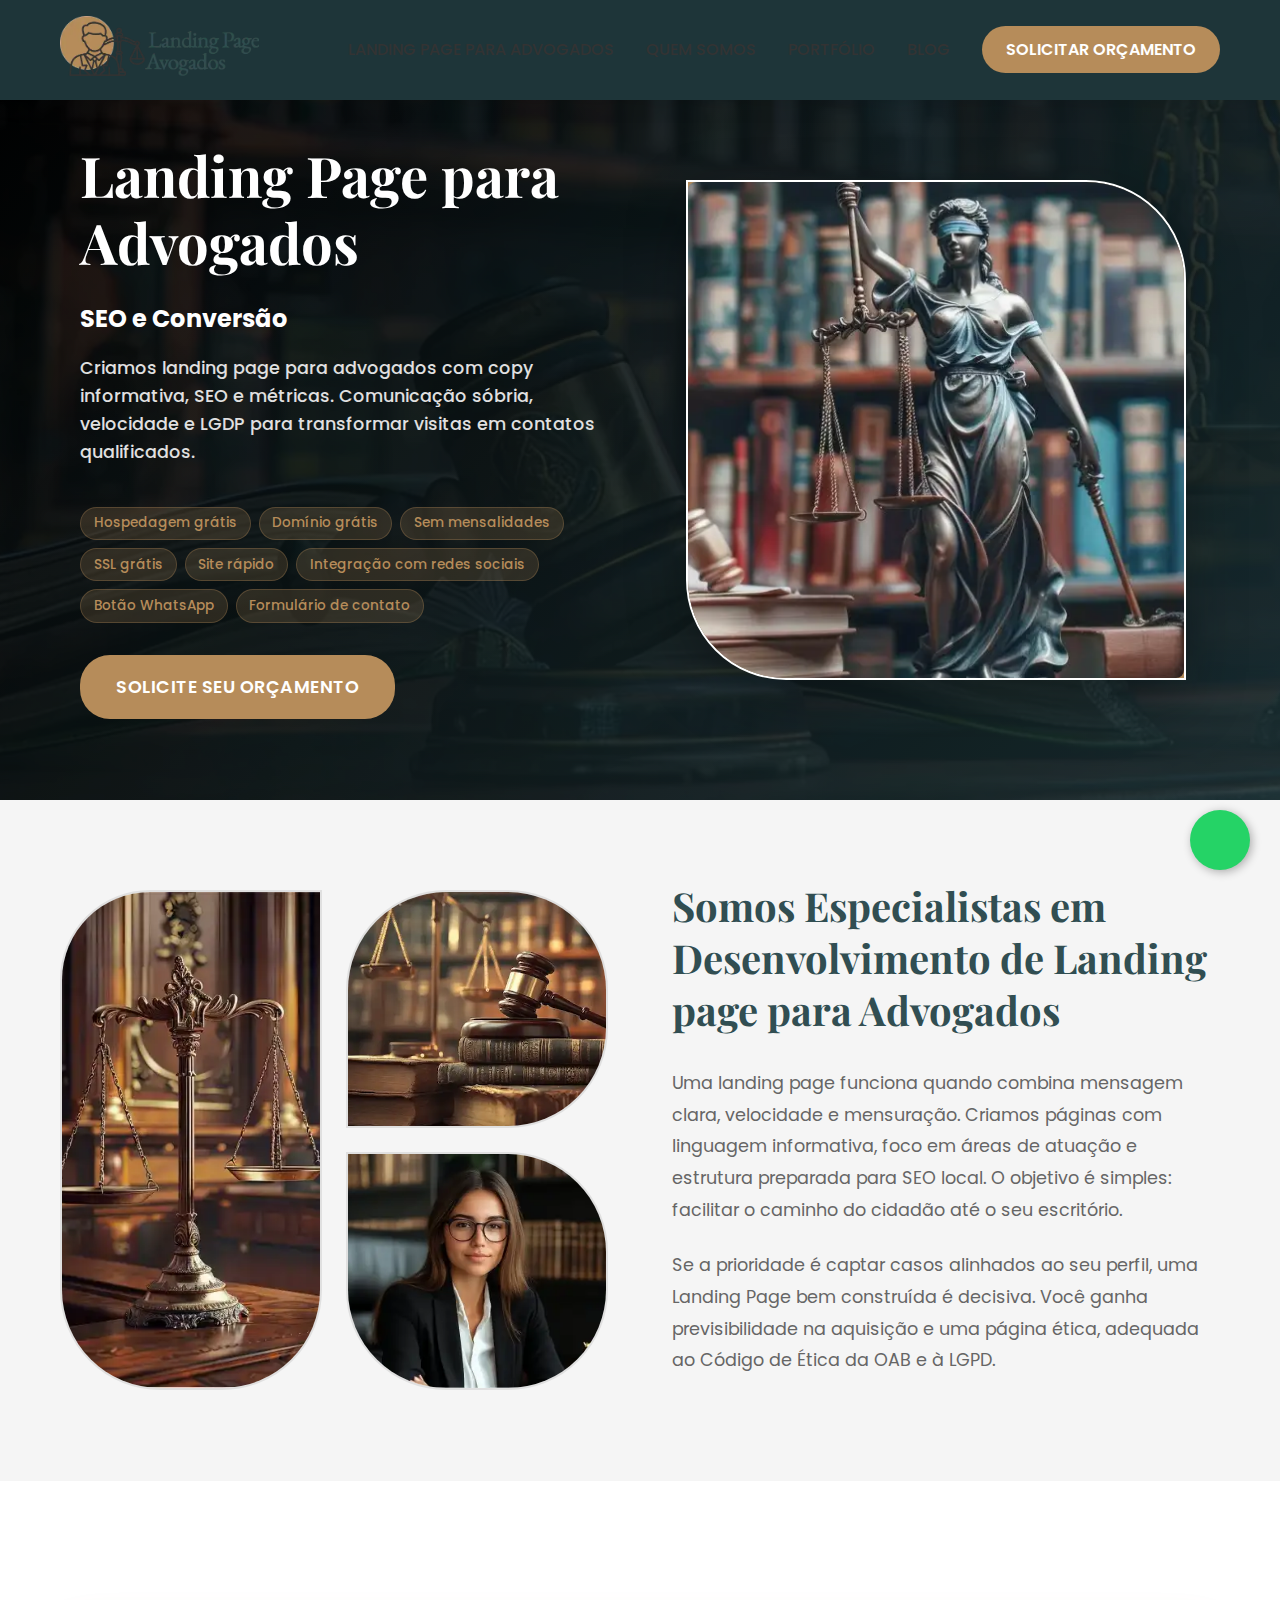
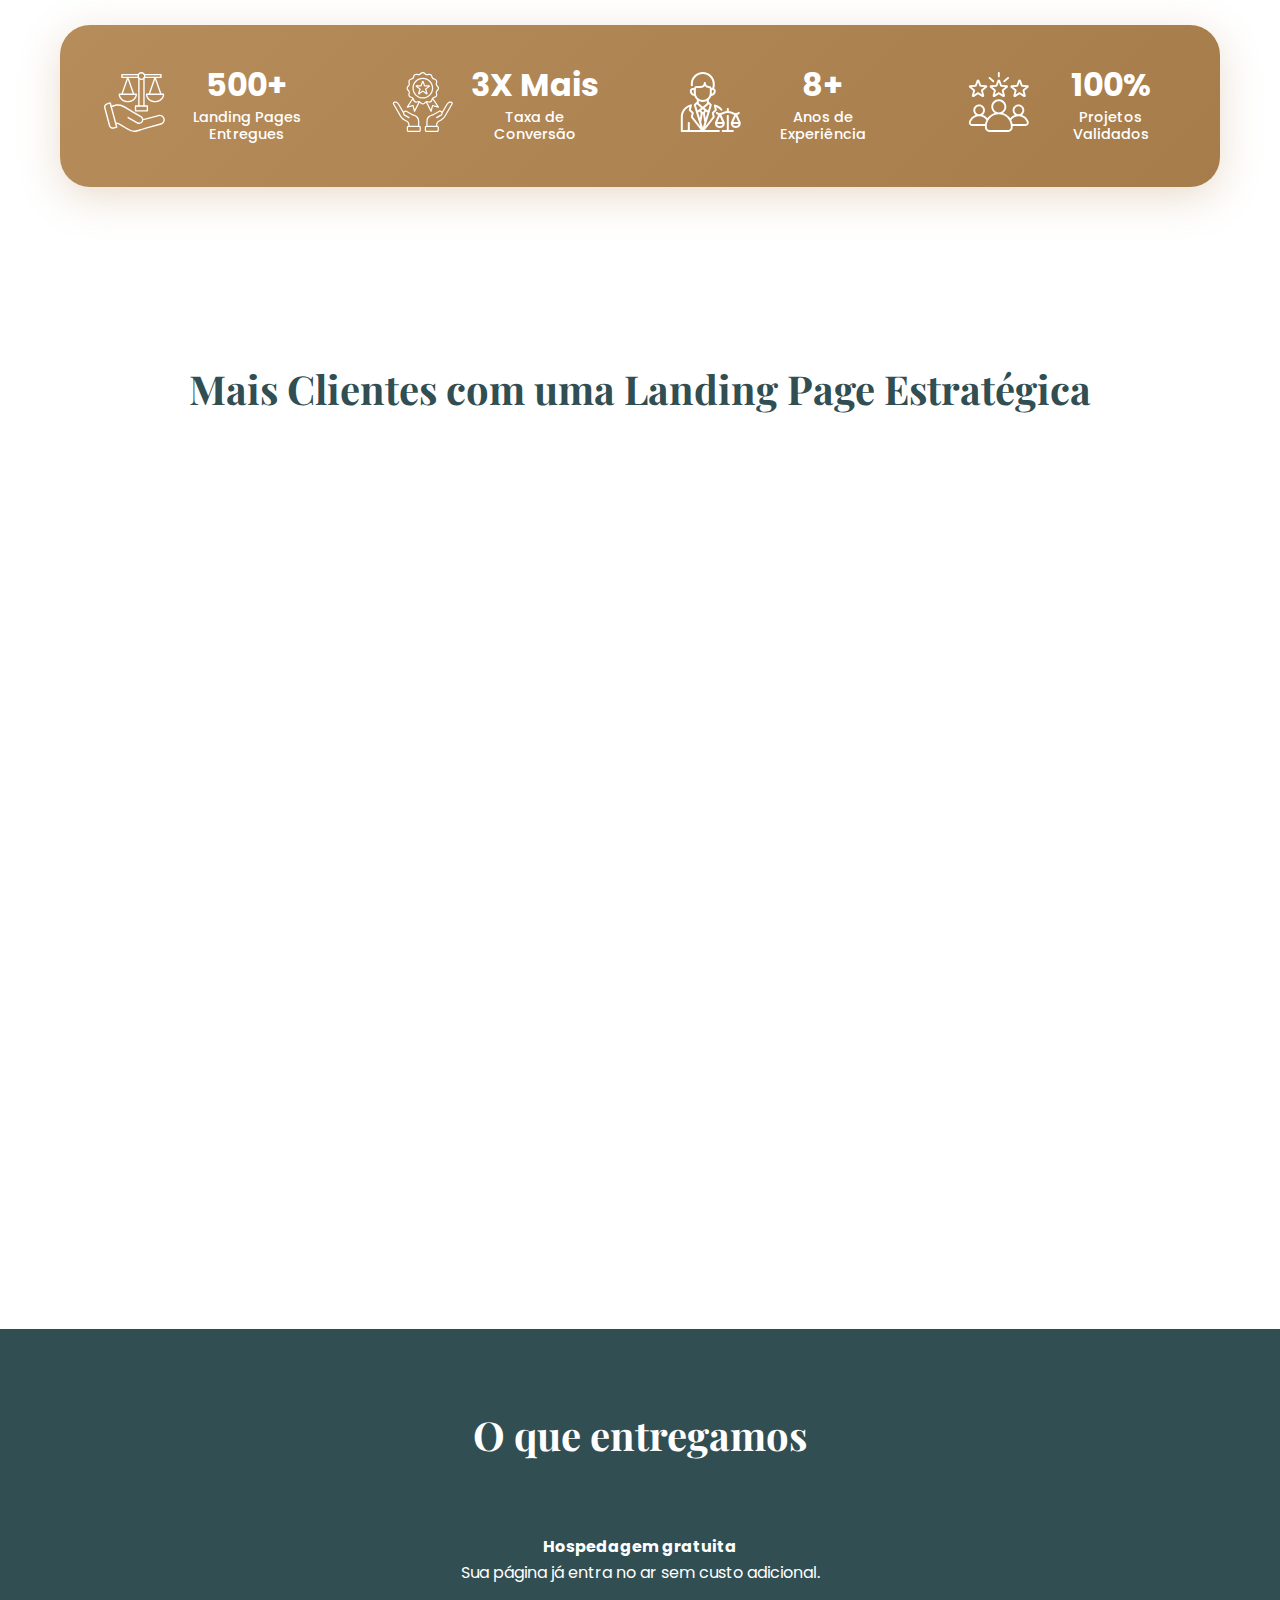
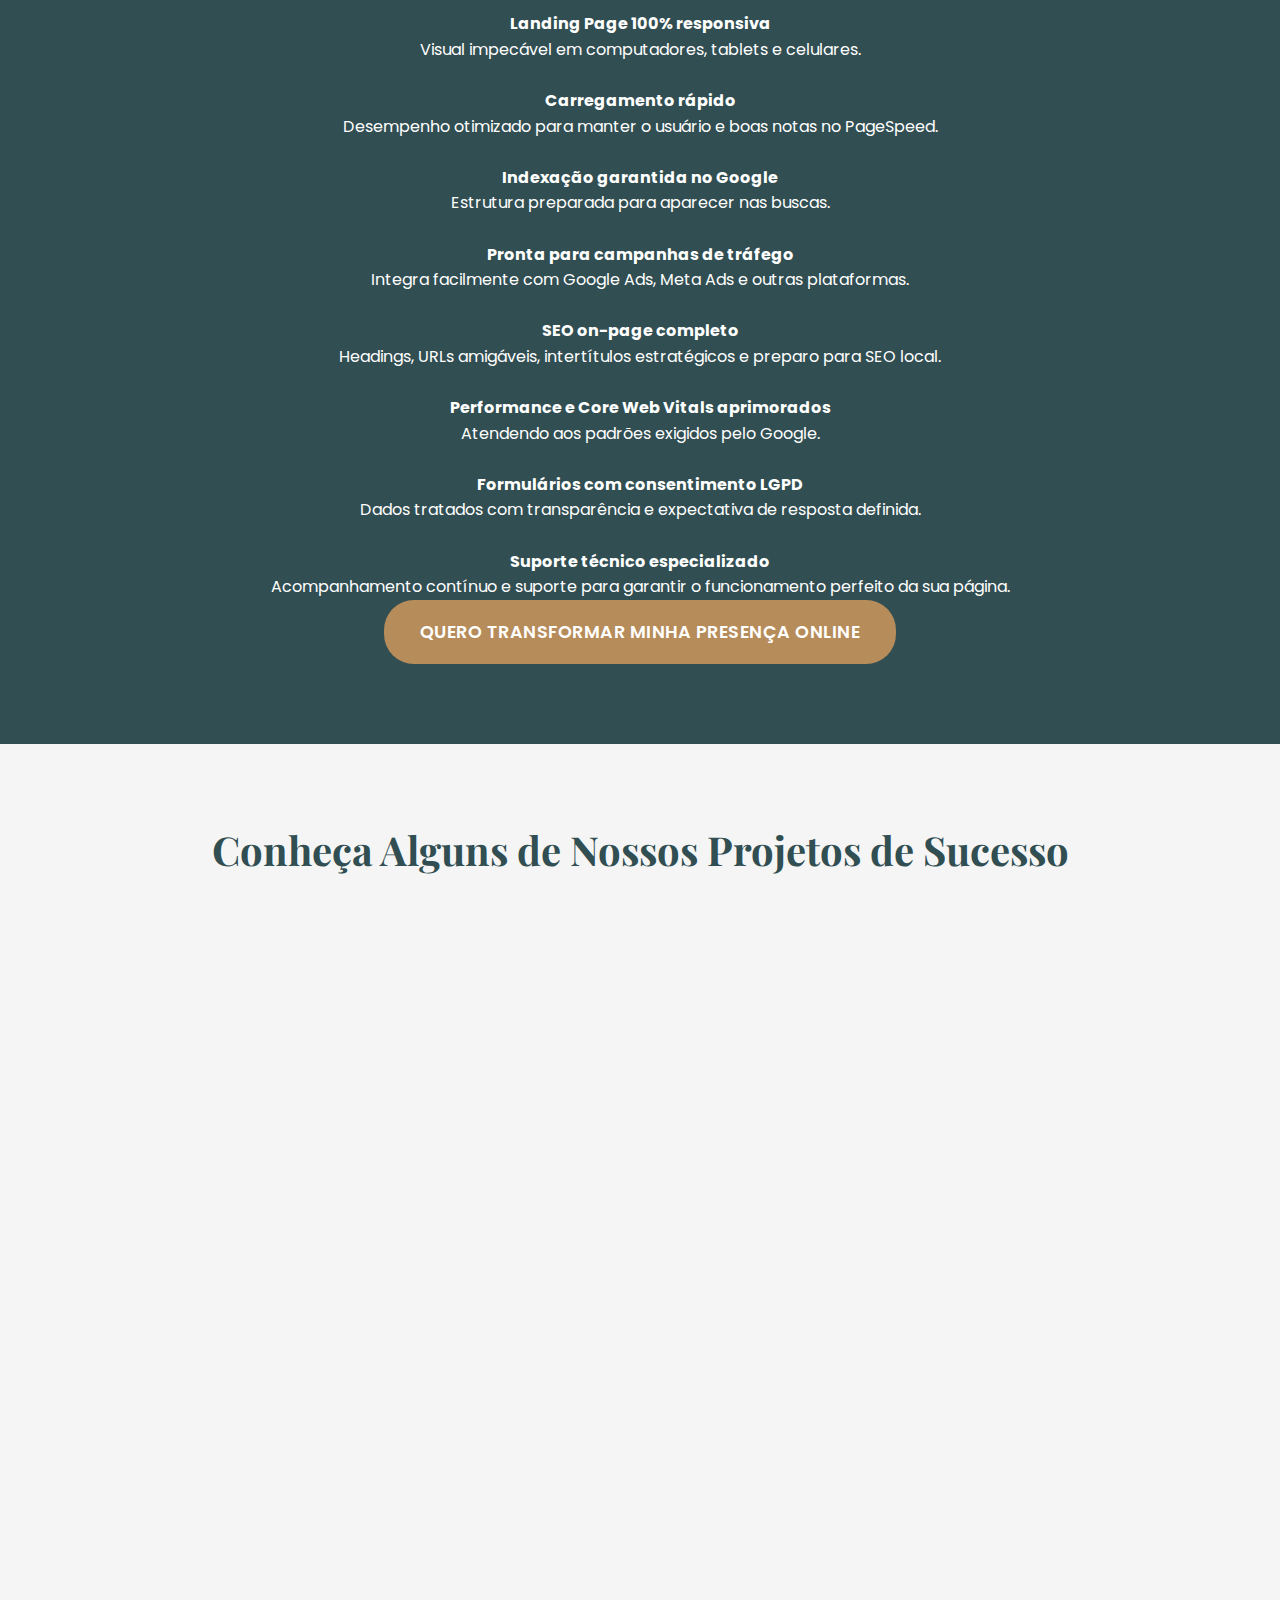
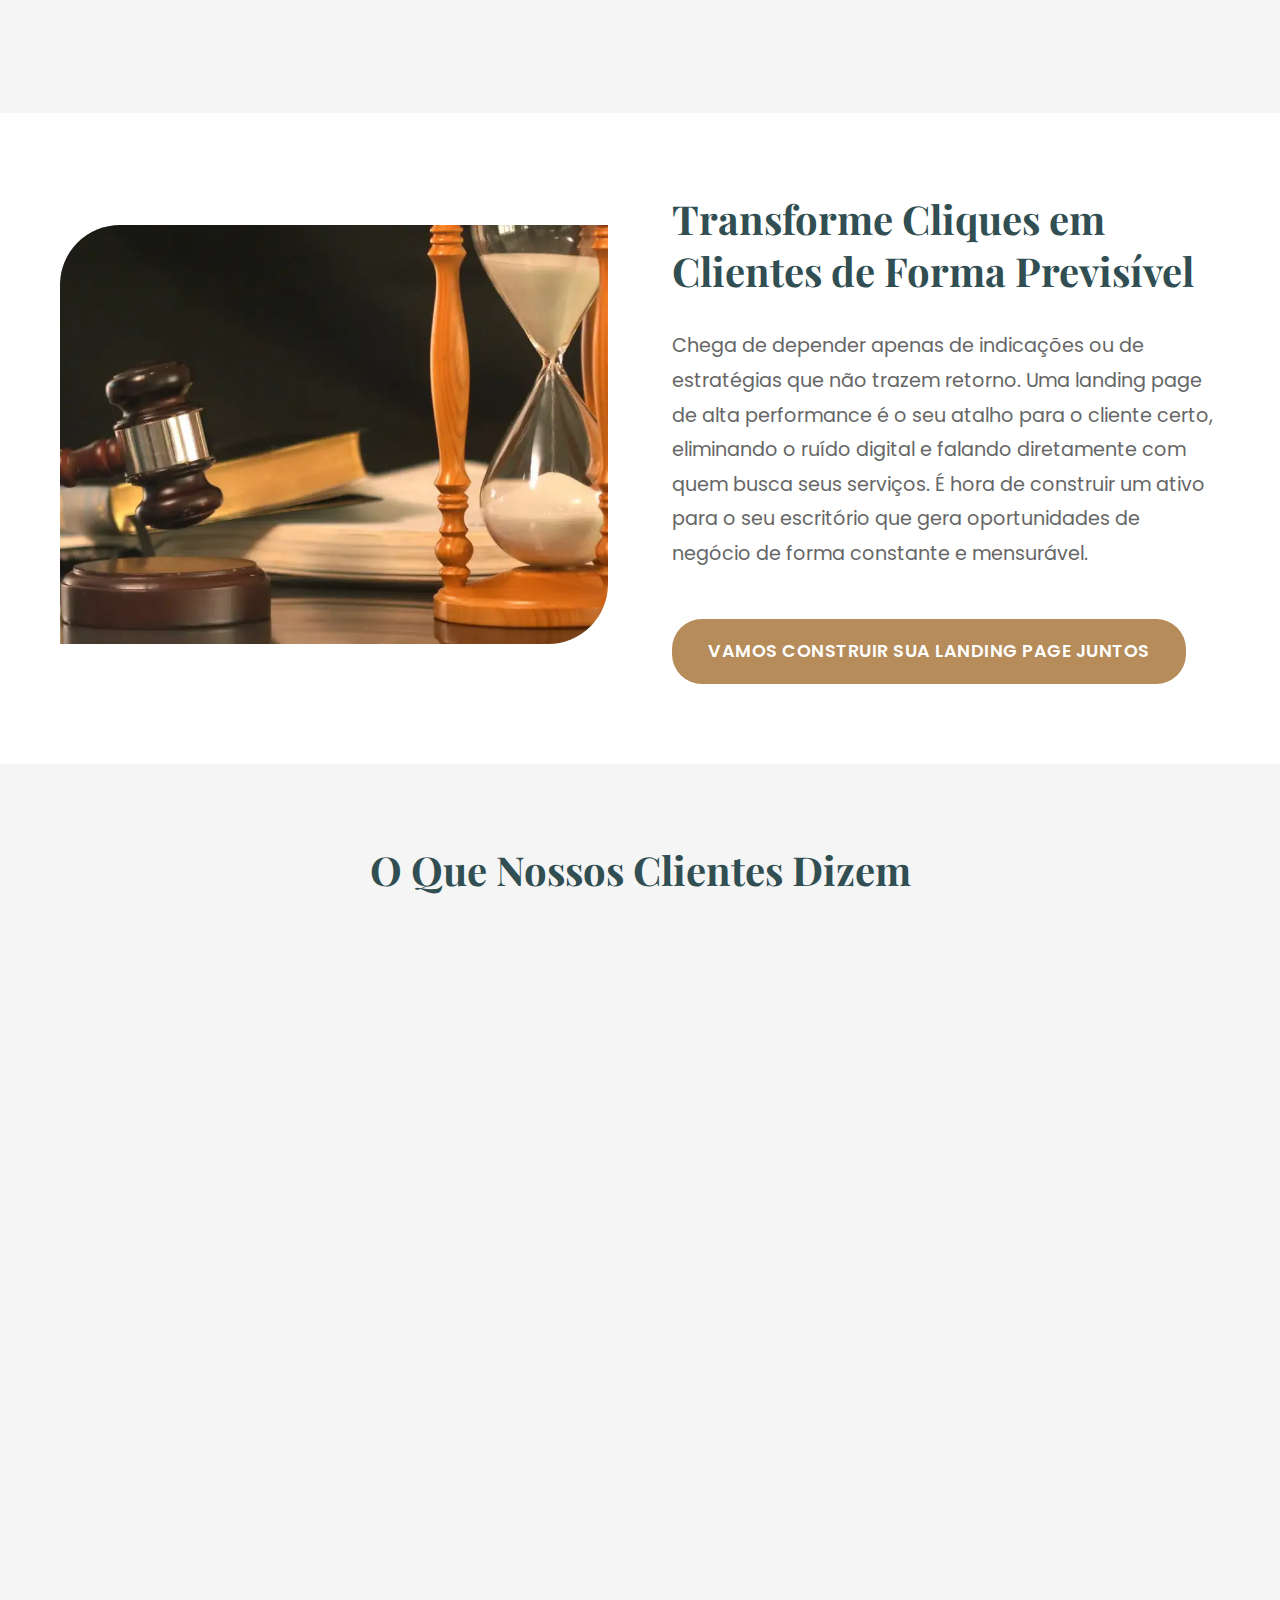
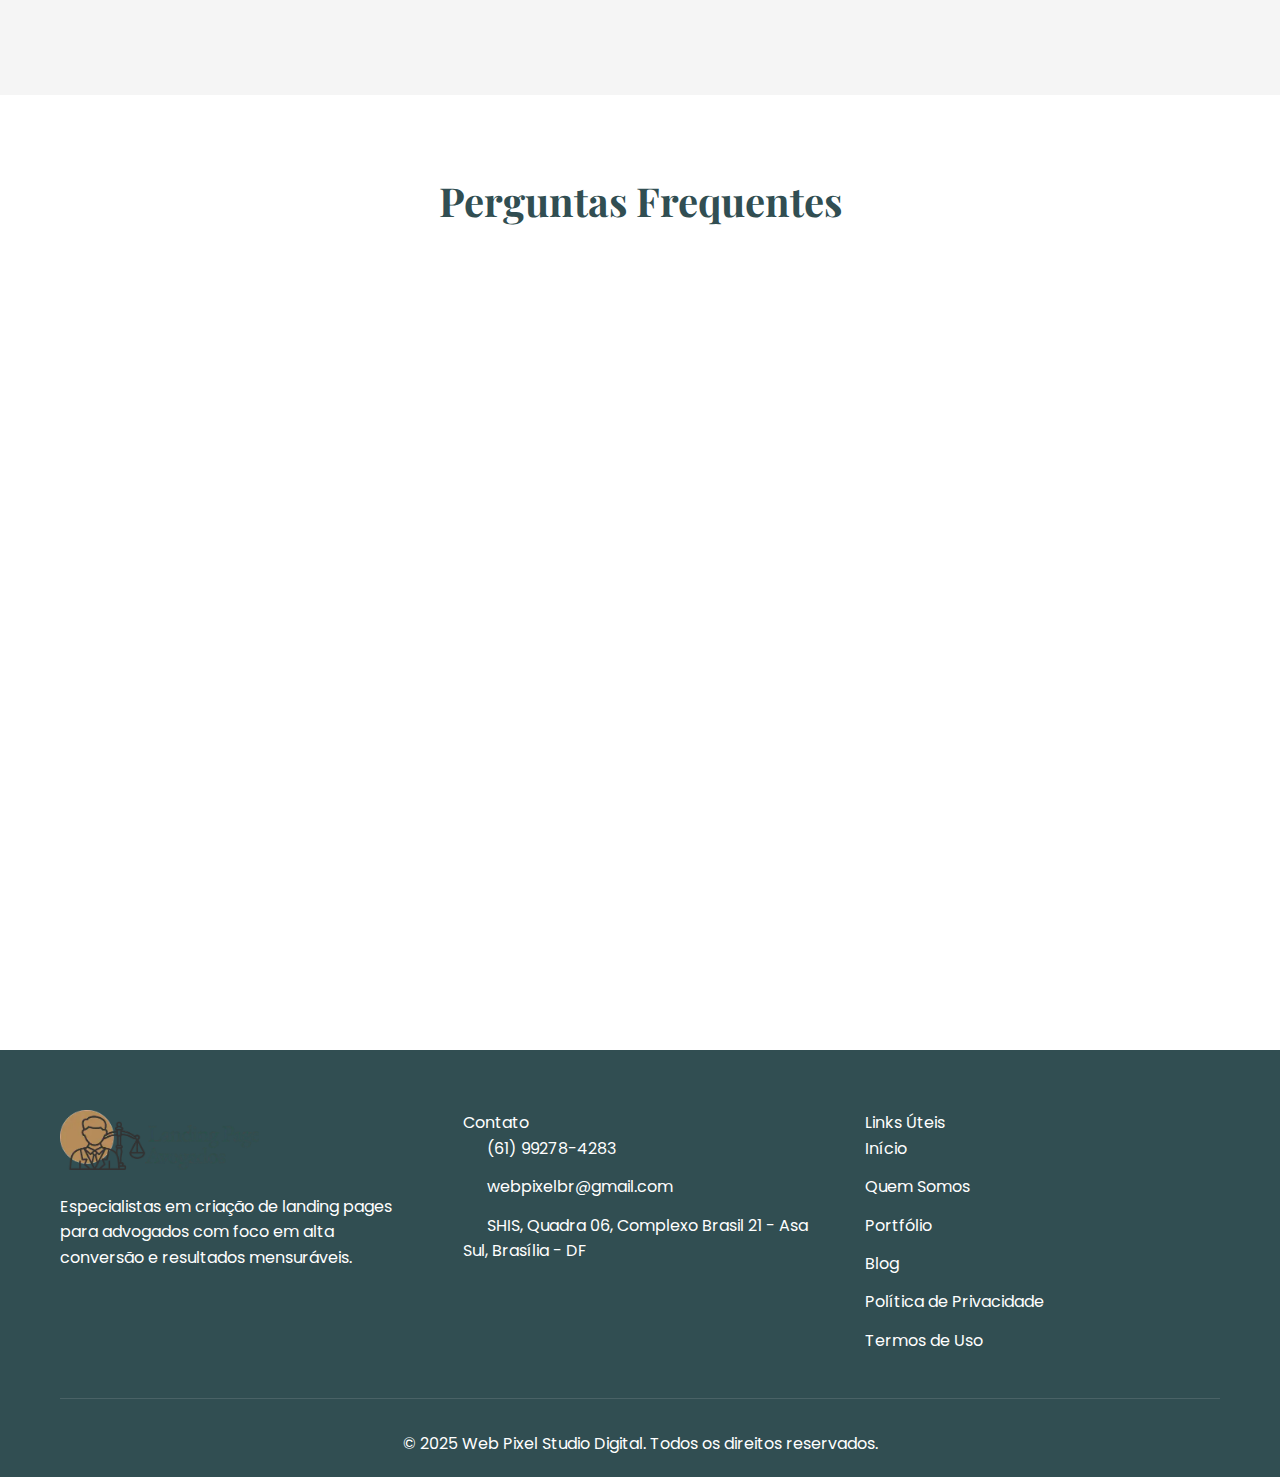
<file: public/index.html>
<!DOCTYPE html>
<html lang="pt-BR">
<head>
    <meta charset="UTF-8" />
    <meta name="viewport" content="width=device-width, initial-scale=1.0" />
    <title>Landing Page para Advogados com Alta Conversão e Resultados</title>
    <meta name="description" content="Criação de landing page para advogados, focada em alta conversão. Transforme sua presença digital em uma fonte constante de novos clientes e casos."/>
    <meta name="robots" content="follow, index, max-snippet:-1, max-video-preview:-1, max-image-preview:large"/>
    <link rel="canonical" href="https://landingpageparaadvogados.com" />
    <meta name="yandex-verification" content="4254e6fae6219b95" />

    <!-- Open Graph / Facebook -->
    <meta property="og:locale" content="pt_BR" />
    <meta property="og:type" content="website" />
    <meta property="og:title" content="Landing Page para Advogados com Alta Conversão e Resultados" />
    <meta property="og:description" content="Desenvolvemos landing pages para advogados com foco em SEO e conversão. A estratégia definitiva para captar clientes qualificados na internet." />
    <meta property="og:url" content="https://landingpageparaadvogados.com" />
    <meta property="og:site_name" content="Landing Page para Advogados" />
    <meta property="og:image" content="images/landing-page-para-advogados-brasileiros.webp" />
    <meta property="og:image:secure_url" content="images/landing-page-para-advogados-brasileiros.webp" />
    <meta property="og:image:width" content="1200" />
    <meta property="og:image:height" content="630" />
    <meta property="og:image:alt" content="Criação de Landing Page para Advogados" />
    <meta property="og:image:type" content="image/webp" />
    <meta property="og:updated_time" content="2025-08-30T11:23:00-03:00" />


    <!-- Twitter -->
    <meta name="twitter:card" content="summary_large_image" />
    <meta name="twitter:title" content="Landing Page para Advogados | Alta Conversão para Captar Clientes" />
    <meta name="twitter:description" content="Criação de landing page para advogados, focada em alta conversão. Transforme sua presença digital em uma fonte constante de novos clientes e casos." />
    <meta name="twitter:image" content="images/landing-page-para-advogados-brasileiros.webp" />

    <!-- Favicon -->
    <link rel="icon" type="image/jpg" href="images/favicon.jpg">
    <link rel="apple-touch-icon" href="images/favicon.jpg">

    <!-- Critical CSS inline -->
    <style>
        *{margin:0;padding:0;box-sizing:border-box}
        :root{--primary-color:#314e52;--secondary-color:#b68c5a;--white:#ffffff;--light-gray:#f5f5f5;--text-dark:#333333;--text-light:#666666;--shadow:0 4px 20px rgba(0,0,0,0.1);--border-radius:8px;--transition:all 0.3s ease}
        body{font-family:'Poppins',sans-serif;line-height:1.6;color:var(--text-dark);overflow-x:hidden}
        .container{max-width:1200px;margin:0 auto;padding:0 20px}
        .header{position:fixed;top:0;width:100%;background:var(--white);box-shadow:var(--shadow);z-index:1000;transition:var(--transition)}
        .navbar{padding:1rem 0;background-color:#1e3539}
        .nav-container{display:flex;justify-content:space-between;align-items:center;max-width:1200px;margin:0 auto;padding:0 20px}
        .nav-logo .logo{height:55px;width:auto}
        .nav-list{display:flex;list-style:none;align-items:center;gap:2rem}
        .nav-link{text-decoration:none;color:#ffffff;font-weight:500;transition:var(--transition);position:relative;text-transform:uppercase}
        .nav-link:hover{color:#b68c5a}
        .nav-link.btn-primary{background:#966b37;color:#ffffff;padding:12px 24px;border-radius:30px;font-weight:600}
        .nav-link.btn-primary:hover{background:#966b37;color:#ffffff;transform:translateY(-2px)}
        .nav-toggle{display:none;flex-direction:column;cursor:pointer}
        .nav-toggle .bar{width:25px;height:3px;background:#ffffff;margin:3px 0;transition:var(--transition)}
        .hero{position:relative;height:800px;display:flex;align-items:center;background:linear-gradient(135deg,#000000 0%,#1a2e32 100%);color:var(--white);overflow:hidden;padding-top:120px;padding-bottom:60px}
        .hero-background{position:absolute;top:0;left:0;width:100%;height:100%;z-index:1}
        .hero-bg-img{width:100%;height:100%;object-fit:cover;opacity:0.1}
        .hero-content{position:relative;z-index:2;display:grid;grid-template-columns:1fr 1fr;gap:4rem;align-items:center;width:100%;max-width:1200px;margin:0 auto;padding:0 20px}
        .hero-text{text-align:left}
        .hero-title{font-family:'Poppins',serif;font-size:3.5rem;font-weight:700;margin-bottom:1.5rem;line-height:1.2}
        .hero-subtitle{font-size:1.1rem;font-weight:500;margin-bottom:1.5rem;color:#e0e0e0;line-height:1.6;margin-top:1.0rem}
        .hero-features{margin-bottom:2rem}
        .features-tags{display:flex;flex-wrap:wrap;gap:0.5rem;margin-bottom:1rem}
        .feature-tag{background:rgba(182,140,90,0.2);color:#b68c5a;padding:0.3rem 0.8rem;border-radius:20px;font-size:0.85rem;font-weight:500;border:1px solid rgba(182,140,90,0.3)}
        .btn-cta{display:inline-block;background:var(--secondary-color);color:var(--white);padding:1rem 2rem;text-decoration:none;border-radius:50px;font-weight:600;font-size:1.1rem;transition:var(--transition);text-transform:uppercase;letter-spacing:0.5px}
        .btn-cta:hover{background:#966b37;transform:translateY(-3px);box-shadow:0 8px 25px rgba(182,140,90,0.3)}
        .hero-image{display:flex;justify-content:center;align-items:center}
        .hero-image-container{position:relative;max-width:500px;width:100%}
        .hero-image-container img{width:100%;height:auto;border-radius:var(--border-radius);box-shadow:var(--shadow)}
        @media (max-width:768px){
            .nav-list{display:none}
            .nav-toggle{display:flex}
            .hero-content{grid-template-columns:1fr;text-align:center;gap:2rem}
            .hero-title{font-size:2.5rem}
            .hero{height:auto;padding:140px 0 60px}
        }
    </style>
    
    <!-- Load full CSS async -->
    <link rel="preload" href="css/styles.css" as="style" onload="this.onload=null;this.rel='stylesheet'">
    <noscript><link rel="stylesheet" href="css/styles.css"></noscript>
    
    <!-- Preload and async load fonts -->
    <link rel="preconnect" href="https://fonts.googleapis.com">
    <link rel="preconnect" href="https://fonts.gstatic.com" crossorigin>
    <link rel="preload" href="https://fonts.googleapis.com/css2?family=Playfair+Display:wght@400;500;600;700&family=Poppins:wght@300;400;500;600;700&display=swap" as="style" onload="this.onload=null;this.rel='stylesheet'">
    <noscript><link rel="stylesheet" href="https://fonts.googleapis.com/css2?family=Playfair+Display:wght@400;500;600;700&family=Poppins:wght@300;400;500;600;700&display=swap"></noscript>
    
    <!-- Load Font Awesome async -->
    <link rel="preload" href="css/fontawesome-custom.css" as="style" onload="this.onload=null;this.rel='stylesheet'">
    <noscript><link rel="stylesheet" href="css/fontawesome-custom.css"></noscript>

    <script type="application/ld+json">
    {
      "@context": "https://schema.org",
      "@type": "ProfessionalService",
      "name": "WebPixel - Especialistas em Landing Page para Advogados",
      "image": "https://landingpageparaadvogados.com/images/landing-page-para-advogados-brasileiros.webp",
      "url": "https://landingpageparaadvogados.com",
      "telephone": "+5561992784283",
      "email": "webpixelbr@gmail.com",
      "priceRange": "$$",
      "address": {
        "@type": "PostalAddress",
        "streetAddress": "SHIS, Quadra 06, Complexo Brasil 21 - Asa Sul",
        "addressLocality": "Brasília",
        "addressRegion": "DF",
        "postalCode": "70316-000",
        "addressCountry": "BR"
      },
      "openingHoursSpecification": [
        {
          "@type": "OpeningHoursSpecification",
          "dayOfWeek": [
            "Monday",
            "Tuesday",
            "Wednesday",
            "Thursday",
            "Friday"
          ],
          "opens": "08:00",
          "closes": "22:00"
        }
      ],
      "containedInPlace": {
        "@type": "Place",
        "name": "Complexo Brasil 21"
      },
      "areaServed": {
        "@type": "Country",
        "name": "Brazil"
      },
      "makesOffer": {
        "@type": "Offer",
        "price": "800.00",
        "priceCurrency": "BRL",
        "itemOffered": {
          "@type": "Service",
          "name": "Criação de Landing Page para Advogados",
          "description": "Desenvolvimento de landing pages de alta conversão, com otimização SEO, design profissional e foco na captação de clientes para advogados e escritórios de advocacia em todo o Brasil.",
          "serviceType": "Marketing Digital Jurídico"
        }
      }
    }
    </script>
</head>
<body>
    <!-- Header -->
    <header class="header">
        <nav class="navbar">
            <div class="nav-container">
                <div class="nav-logo">
                    <a href="/"><img src="images/landing-page-para-advogados-logo.webp" alt="Landing Page para Advogados" class="logo"></a>
                </div>
                <div class="nav-menu" id="nav-menu">
                    <ul class="nav-list">
                        <li class="nav-item">
                            <a href="#home" class="nav-link">Landing Page para Advogados</a>
                        </li>
                        <li class="nav-item">
                            <a href="quem-somos" class="nav-link">Quem Somos</a>
                        </li>
                        <li class="nav-item">
                            <a href="portfolio" class="nav-link">Portfólio</a>
                        </li>
                        <li class="nav-item">
                            <a href="#" target="_blank" class="nav-link">Blog</a>
                        </li>
                        <li class="nav-item">
                            <a href="https://wa.me/5561992784283?text=Olá! Gostaria de solicitar um orçamento para landing page." class="nav-link btn-primary" target="_blank">Solicitar Orçamento</a>
                        </li>
                    </ul>
                </div>
                <div class="nav-toggle" id="nav-toggle">
                    <span class="bar"></span>
                    <span class="bar"></span>
                    <span class="bar"></span>
                </div>
            </div>
        </nav>
    </header>

    <!-- Hero Section -->
    <section id="home" class="hero">
        <div class="hero-background">
            <img src="images/bg-hero-landing-page-advogados.webp" alt="Background Hero" class="hero-bg-img">
        </div>
        <div class="container">
            <div class="hero-content">
                <div class="hero-text">
                    <h1 class="hero-title">Landing Page para Advogados</h1>
                    <h2>SEO e Conversão</h2>
                    <p class="hero-subtitle">Criamos landing page para advogados com copy informativa, SEO e métricas. Comunicação sóbria, velocidade e LGDP para transformar visitas em contatos qualificados.</p>
                    <div class="hero-features">
                        <div class="features-tags">
                            <span class="feature-tag">Hospedagem grátis</span>
                            <span class="feature-tag">Domínio grátis</span>
                            <span class="feature-tag">Sem mensalidades</span>
                            <span class="feature-tag">SSL grátis</span>
                            <span class="feature-tag">Site rápido</span>
                            <span class="feature-tag">Integração com redes sociais</span>
                            <span class="feature-tag">Botão WhatsApp</span>
                            <span class="feature-tag">Formulário de contato</span>
                        </div>
                    </div>
                    <a href="https://wa.me/5561992784283?text=Olá! Gostaria de receber uma proposta para criação de landing page para advogados." class="btn-cta">Solicite seu orçamento</a>
                </div>
                <div class="hero-image">
                    <div class="hero-image-container">
                        <img src="images/landing-page-para-advogados.webp" alt="Landing Page para Advogados" fetchpriority="high"loading="eager"decoding="async">
                    </div>
                </div>
            </div>
        </div>
    </section>

    <!-- Quem Somos Section -->
    <section id="quem-somos" class="about">
        <div class="container">
            <div class="about-content">
                <div class="about-images">
                    <div class="about-image-item">
                        <img src="images/balanca-juiz.webp" alt="Balança da Justiça - Especialistas em Direito">
                    </div>
                    <div class="about-image-item">
                        <img src="images/servico-de-landing-page-para-advogados.webp" alt="Serviço de Landing Page para Advogados">
                    </div>
                    <div class="about-image-item">
                        <img src="images/advogada.webp" alt="Advogada Profissional">
                    </div>
                </div>
                <div class="about-text-content">
                    <h2 class="section-title">Somos Especialistas em Desenvolvimento de Landing page para Advogados</h2>
                    <p class="about-text">Uma landing page funciona quando combina mensagem clara, velocidade e mensuração. Criamos páginas com linguagem informativa, foco em áreas de atuação e estrutura preparada para SEO local. O objetivo é simples: facilitar o caminho do cidadão até o seu escritório.</p>
                    <p class="about-text">Se a prioridade é captar casos alinhados ao seu perfil, uma Landing Page bem construída é decisiva. Você ganha previsibilidade na aquisição e uma página ética, adequada ao Código de Ética da OAB e à LGPD.</p>
                </div>
            </div>
        </div>
    </section>

    <!-- Statistics Section -->
    <section class="statistics">
        <div class="container">
            <div class="stats-grid">
                <div class="stat-card">
                    <div class="stat-icon">
                        <img src="images/landing-pages-entregues.webp" alt="Landing Pages Entregues" width="32" height="32">
                    </div>
                    <div class="stat-content">
                        <div class="stat-number">500+</div>
                        <div class="stat-text">Landing Pages Entregues</div>
                    </div>
                </div>
                <div class="stat-card">
                    <div class="stat-icon">
                        <img src="images/alta-taxa-de-conversao.webp" alt="Alta Taxa de Conversão" width="32" height="32">
                    </div>
                    <div class="stat-content">
                        <div class="stat-number">3X Mais</div>
                        <div class="stat-text">Taxa de Conversão</div>
                    </div>
                </div>
                <div class="stat-card">
                    <div class="stat-icon">
                        <img src="images/8-anos-de-experiencia.webp" alt="8 Anos de Experiência" width="32" height="32">
                    </div>
                    <div class="stat-content">
                        <div class="stat-number">8+</div>
                        <div class="stat-text">Anos de Experiência</div>
                    </div>
                </div>
                <div class="stat-card">
                    <div class="stat-icon">
                        <img src="images/100-por-cento-de-projetos-validados.webp" alt="100% Projetos Validados" width="32" height="32">
                    </div>
                    <div class="stat-content">
                        <div class="stat-number">100%</div>
                        <div class="stat-text">Projetos Validados</div>
                    </div>
                </div>
            </div>
        </div>
    </section>

    <!-- Vantagens Section -->
    <section id="vantagens" class="advantages">
        <div class="container">
            <h2 class="section-title">Mais Clientes com uma Landing Page Estratégica</h2>
            <div class="advantages-grid">
                <div class="advantage-card">
                    <div class="card-icon">
                        <i class="fas fa-bullseye"></i>
                    </div>
                    <h3>Foco Total no Cliente Ideal</h3>
                    <p>Direcionamos toda a comunicação e design para o perfil de cliente que você deseja atrair, aumentando significativamente as chances de contato.</p>
                </div>
                <div class="advantage-card">
                    <div class="card-icon">
                        <i class="fas fa-palette"></i>
                    </div>
                    <h3>Design Profissional e Confiável</h3>
                    <p>Transmitimos a seriedade e a credibilidade do seu escritório através de um layout moderno, responsivo e alinhado com a identidade visual da sua marca.</p>
                </div>
                <div class="advantage-card">
                    <div class="card-icon">
                        <i class="fas fa-search"></i>
                    </div>
                    <h3>Otimização para o Google (SEO)</h3>
                    <p>Sua landing page é construída com as melhores práticas de SEO, garantindo que ela seja encontrada por quem realmente procura pelos seus serviços.</p>
                </div>
                <div class="advantage-card">
                    <div class="card-icon">
                        <i class="fas fa-chart-line"></i>
                    </div>
                    <h3>Mensuração de Resultados</h3>
                    <p>Integramos ferramentas que permitem acompanhar de perto o desempenho da sua página, entendendo o comportamento do usuário e otimizando para a máxima conversão.</p>
                </div>
                <div class="advantage-card">
                    <div class="card-icon">
                        <i class="fas fa-balance-scale"></i>
                    </div>
                    <h3>Conformidade com a OAB</h3>
                    <p>Desenvolvemos todo o projeto respeitando as diretrizes do Código de Ética e Disciplina da OAB, garantindo uma prospecção de clientes ética e eficaz.</p>
                </div>
                <div class="advantage-card">
                    <div class="card-icon">
                        <i class="fas fa-tachometer-alt"></i>
                    </div>
                    <h3>Carregamento Rápido</h3>
                    <p>Páginas que carregam em segundos. A velocidade é um fator crucial para a experiência do usuário e para o ranqueamento no Google.</p>
                </div>
            </div>
        </div>
    </section>

    <!-- Benefícios Section -->
    <section id="beneficios" class="benefits">
        <div class="container">
            <h3 class="section-title">O que entregamos</h3>
            <div class="benefits-grid">
                <div class="benefit-item">
                    <div class="benefit-icon">
                        <i class="fas fa-server"></i>
                    </div>
                    <div class="benefit-content">
                        <h4>Hospedagem gratuita</h4>
                        <p>Sua página já entra no ar sem custo adicional.</p>
                    </div>
                </div>
                <div class="benefit-item">
                    <div class="benefit-icon">
                        <i class="fas fa-mobile-alt"></i>
                    </div>
                    <div class="benefit-content">
                        <h4>Landing Page 100% responsiva</h4>
                        <p>Visual impecável em computadores, tablets e celulares.</p>
                    </div>
                </div>
                <div class="benefit-item">
                    <div class="benefit-icon">
                        <i class="fas fa-tachometer-alt"></i>
                    </div>
                    <div class="benefit-content">
                        <h4>Carregamento rápido</h4>
                        <p>Desempenho otimizado para manter o usuário e boas notas no PageSpeed.</p>
                    </div>
                </div>
                <div class="benefit-item">
                    <div class="benefit-icon">
                        <i class="fab fa-google"></i>
                    </div>
                    <div class="benefit-content">
                        <h4>Indexação garantida no Google</h4>
                        <p>Estrutura preparada para aparecer nas buscas.</p>
                    </div>
                </div>
                <div class="benefit-item">
                    <div class="benefit-icon">
                        <i class="fas fa-bullhorn"></i>
                    </div>
                    <div class="benefit-content">
                        <h4>Pronta para campanhas de tráfego</h4>
                        <p>Integra facilmente com Google Ads, Meta Ads e outras plataformas.</p>
                    </div>
                </div>
                <div class="benefit-item">
                    <div class="benefit-icon">
                        <i class="fas fa-search"></i>
                    </div>
                    <div class="benefit-content">
                        <h4>SEO on-page completo</h4>
                        <p>Headings, URLs amigáveis, intertítulos estratégicos e preparo para SEO local.</p>
                    </div>
                </div>
                <div class="benefit-item">
                    <div class="benefit-icon">
                        <i class="fas fa-chart-line"></i>
                    </div>
                    <div class="benefit-content">
                        <h4>Performance e Core Web Vitals aprimorados</h4>
                        <p>Atendendo aos padrões exigidos pelo Google.</p>
                    </div>
                </div>
                <div class="benefit-item">
                    <div class="benefit-icon">
                        <i class="fas fa-shield-alt"></i>
                    </div>
                    <div class="benefit-content">
                        <h4>Formulários com consentimento LGPD</h4>
                        <p>Dados tratados com transparência e expectativa de resposta definida.</p>
                    </div>
                </div>
                <div class="benefit-item">
                    <div class="benefit-icon">
                        <i class="fas fa-headset"></i>
                    </div>
                    <div class="benefit-content">
                        <h4>Suporte técnico especializado</h4>
                        <p>Acompanhamento contínuo e suporte para garantir o funcionamento perfeito da sua página.</p>
                    </div>
                </div>
            </div>
            <a href="https://wa.me/5561992784283?text=Olá! Quero transformar minha presença online com uma landing page profissional." class="btn-cta">QUERO TRANSFORMAR MINHA PRESENÇA ONLINE</a>
        </div>
    </section>

    <!-- Portfólio Section -->
    <section id="portfolio" class="portfolio">
        <div class="container">
            <h2 class="section-title">Conheça Alguns de Nossos Projetos de Sucesso</h2>
            <div class="portfolio-grid">
                <div class="portfolio-item">
                    <a href="https://ferreiramourao.com/" target="_blank" rel="noopener noreferrer">
                        <img src="images/ferreira-e-mourao.webp" alt="Ferreira & Mourão Advogados">
                    </a>
                    <div class="portfolio-info">
                        <h3>Ferreira & Mourão Advogados</h3>
                    </div>
                </div>
                <div class="portfolio-item">
                    <a href="https://guilhermebonfim.com/" target="_blank" rel="noopener noreferrer">
                        <img src="images/guilherme-bonfim-advocacia.webp" alt="Guilherme Bonfim Advocacia">
                    </a>
                    <div class="portfolio-info">
                        <h3>Guilherme Bonfim Advocacia</h3>
                    </div>
                </div>
                <div class="portfolio-item">
                    <a href="https://www.bernardesoshiro.com.br/" target="_blank" rel="noopener noreferrer">
                        <img src="images/bernardes-oshiro-advogados-e-associados.webp" alt="Bernardes Oshiro Advogados">
                    </a>
                    <div class="portfolio-info">
                        <h3>Bernardes Oshiro Advogados</h3>
                    </div>
                </div>
                <div class="portfolio-item">
                    <a href="https://www.marciobernardinoadvogados.com.br/" target="_blank" rel="noopener noreferrer">
                        <img src="images/marcio-bernardino-advocacia.webp" alt="Márcio Bernardino Advocacia">
                    </a>
                    <div class="portfolio-info">
                        <h3>Márcio Bernardino Advocacia</h3>
                    </div>
                </div>
            </div>
        </div>
    </section>

    <!-- CTA Section -->
    <section id="cta" class="cta-section">
        <div class="container">
            <div class="cta-content">
                <div class="cta-image">
                    <img src="images/cricao-de-landing-page-para-advogados.webp" alt="Criação de Landing Page para Advogados">
                </div>
                <div class="cta-text-content">
                    <h3 class="section-title">Transforme Cliques em Clientes de Forma Previsível</h3>
                    <p class="cta-text">Chega de depender apenas de indicações ou de estratégias que não trazem retorno. Uma landing page de alta performance é o seu atalho para o cliente certo, eliminando o ruído digital e falando diretamente com quem busca seus serviços. É hora de construir um ativo para o seu escritório que gera oportunidades de negócio de forma constante e mensurável.</p>
                    <a href="https://wa.me/5561992784283?text=Olá! Vamos construir minha landing page juntos!" class="btn-cta">VAMOS CONSTRUIR SUA LANDING PAGE JUNTOS</a>
                </div>
            </div>
        </div>
    </section>

    <!-- Depoimentos Section -->
    <section id="depoimentos" class="testimonials">
        <div class="container">
            <h3 class="section-title">O Que Nossos Clientes Dizem</h3>
            <div class="testimonials-grid">
                <div class="testimonial-card">
                    <p>"A landing page superou todas as minhas expectativas. O número de contatos qualificados que recebo aumentou em mais de 200%. Trabalho impecável!"</p>
                    <div class="testimonial-author">
                        <strong>Dra. Amanda Costa</strong>
                        <span>São Paulo - SP</span>
                    </div>
                </div>
                <div class="testimonial-card">
                    <p>"Profissionalismo do início ao fim. Entenderam perfeitamente as minhas necessidades e entregaram uma página que transmite confiança e converte muito."</p>
                    <div class="testimonial-author">
                        <strong>Dr. Ricardo Oliveira</strong>
                        <span>Belo Horizonte - MG</span>
                    </div>
                </div>
                <div class="testimonial-card">
                    <p>"Desde que lançamos a nova página, nossa agenda está sempre cheia. O investimento se pagou em poucos meses. Recomendo fortemente!"</p>
                    <div class="testimonial-author">
                        <strong>Torres & Advogados Associados</strong>
                        <span>Curitiba - PR</span>
                    </div>
                </div>
                <div class="testimonial-card">
                    <p>"Eu não entendia o poder de uma landing page bem feita até ver os resultados. A equipe foi muito atenciosa e o resultado final ficou incrível."</p>
                    <div class="testimonial-author">
                        <strong>Dra. Beatriz Lima</strong>
                        <span>Rio de Janeiro - RJ</span>
                    </div>
                </div>
                <div class="testimonial-card">
                    <p>"Conseguiram traduzir a essência do nosso escritório em uma página linda e funcional. O suporte técnico também é um grande diferencial."</p>
                    <div class="testimonial-author">
                        <strong>Dr. Fernando Martins</strong>
                        <span>Porto Alegre - RS</span>
                    </div>
                </div>
                <div class="testimonial-card">
                    <p>"Estava cético no início, mas os resultados falam por si. Uma ferramenta essencial para qualquer advogado que queira crescer no digital."</p>
                    <div class="testimonial-author">
                        <strong>Dr. Guilherme Souza</strong>
                        <span>Salvador - BA</span>
                    </div>
                </div>
            </div>
        </div>
    </section>

    <!-- FAQ Section -->
    <section id="faq" class="faq">
        <div class="container">
            <h2 class="section-title">Perguntas Frequentes</h2>
            <div class="faq-container">
                <div class="faq-item">
                    <div class="faq-question">
                        <h3>Qual a principal diferença entre um site institucional e uma landing page para advogados?</h3>
                        <i class="fas fa-chevron-down"></i>
                    </div>
                    <div class="faq-answer">
                        <p>Enquanto um site institucional possui diversas páginas e seções (sobre, áreas de atuação, blog, contato), a landing page para advogados é uma página única, 100% focada em um objetivo específico: a conversão. Seja para agendar uma reunião, baixar um e-book ou preencher um formulário, todo o seu conteúdo e design são otimizados para levar o visitante a realizar essa ação.</p>
                    </div>
                </div>
                <div class="faq-item">
                    <div class="faq-question">
                        <h3>Em quanto tempo consigo ver os resultados com a nova landing page?</h3>
                        <i class="fas fa-chevron-down"></i>
                    </div>
                    <div class="faq-answer">
                        <p>Os resultados podem variar dependendo da sua estratégia de divulgação (tráfego pago, SEO, redes sociais). No entanto, uma landing page bem estruturada já está pronta para converter desde o primeiro dia. Com campanhas de tráfego, os resultados podem ser imediatos. Para o posicionamento orgânico (SEO), os efeitos costumam aparecer em médio e longo prazo.</p>
                    </div>
                </div>
                <div class="faq-item">
                    <div class="faq-question">
                        <h3>O conteúdo da minha landing page será otimizado para o Google?</h3>
                        <i class="fas fa-chevron-down"></i>
                    </div>
                    <div class="faq-answer">
                        <p>Sim. Todas as nossas landing pages são criadas com base nas melhores práticas de SEO (Search Engine Optimization). Isso inclui o uso estratégico de palavras-chave, otimização de títulos, meta descrições, velocidade de carregamento e design responsivo, fatores que ajudam sua página a ser encontrada por potenciais clientes no Google.</p>
                    </div>
                </div>
                <div class="faq-item">
                    <div class="faq-question">
                        <h3>Como posso gerenciar tags de acompanhamento (Google Ads, Meta, etc.) na minha landing page?</h3>
                        <i class="fas fa-chevron-down"></i>
                    </div>
                    <div class="faq-answer">
                        <p>Sim, sua landing page é construída pensando na performance e mensuração de resultados. Ela já vem preparada para a instalação de todas as principais tags de rastreamento do mercado, como o Pixel do Meta (Facebook e Instagram), a Tag do Google Ads, o Google Analytics 4 e o LinkedIn Insight Tag. A forma mais fácil é você nos enviar o ID da sua tag e nossa equipe fará a instalação. Caso prefira ter autonomia, podemos integrar sua página ao Google Tag Manager (GTM), permitindo que você gerencie todas as tags de forma centralizada.</p>
                    </div>
                </div>
                <div class="faq-item">
                    <div class="faq-question">
                        <h3>Por que ter uma landing page para advogados é crucial para a captação de clientes?</h3>
                        <i class="fas fa-chevron-down"></i>
                    </div>
                    <div class="faq-answer">
                        <p>Porque ela fala diretamente com a "dor" do seu cliente. Ao invés de apresentar informações genéricas, a landing page para advogados é direcionada para uma área ou serviço específico, aumentando a conexão com o visitante e as taxas de conversão. É a forma mais direta e eficaz de transformar um visitante interessado em um cliente em potencial.</p>
                    </div>
                </div>
                <div class="faq-item">
                    <div class="faq-question">
                        <h3>Como uma landing page para advocacia deve respeitar as normas da OAB?</h3>
                        <i class="fas fa-chevron-down"></i>
                    </div>
                    <div class="faq-answer">
                        <p>Temos pleno conhecimento do Código de Ética da OAB. Todo o conteúdo e a estrutura da landing page para advocacia são desenvolvidos com um caráter informativo, sóbrio e discreto, sem qualquer tipo de mercantilização ou captação indevida, garantindo que sua comunicação esteja 100% em conformidade com as normas vigentes.</p>
                    </div>
                </div>
            </div>
        </div>
    </section>

    <!-- Footer -->
    <footer class="footer">
        <div class="container">
            <div class="footer-content">
                <div class="footer-section">
                    <img src="images/landing-page-para-advogados-logo.webp" alt="Landing Page para Advogados" class="footer-logo">
                    <p>Especialistas em criação de landing pages para advogados com foco em alta conversão e resultados mensuráveis.</p>
                </div>
                <div class="footer-section">
                    <span>Contato</span>
                    <p><i class="fas fa-phone"></i> (61) 99278-4283</p>
                    <p><i class="fas fa-envelope"></i> webpixelbr@gmail.com</p>
                    <p><i class="fas fa-map-marker-alt"></i> SHIS, Quadra 06, Complexo Brasil 21 - Asa Sul, Brasília - DF</p>
                </div>
                <div class="footer-section">
                    <span>Links Úteis</span>
                    <ul>
                        <li><a href="#home">Início</a></li>
                        <li><a href="quem-somos">Quem Somos</a></li>
                        <li><a href="portfolio">Portfólio</a></li>
                        <li><a href="#" target="_blank">Blog</a></li>
                        <li><a href="politica-privacidade">Política de Privacidade</a></li>
                        <li><a href="termos-de-uso">Termos de Uso</a></li>
                    </ul>
                </div>
            </div>
            <div class="footer-bottom">
                <p>&copy; 2025 Web Pixel Studio Digital. Todos os direitos reservados.</p>
            </div>
        </div>
    </footer>

    <!-- WhatsApp Floating Button -->
        <a href="https://wa.me/5561992784283?text=Olá! Gostaria de saber mais sobre a criação de landing page para advogados." 
        class="whatsapp-float" 
        target="_blank" 
        rel="noopener noreferrer" 
        aria-label="Contato via WhatsApp">
        <i class="fab fa-whatsapp"></i>
        </a>
    <script src="js/script.js"></script>
</body>
</html>
</file>
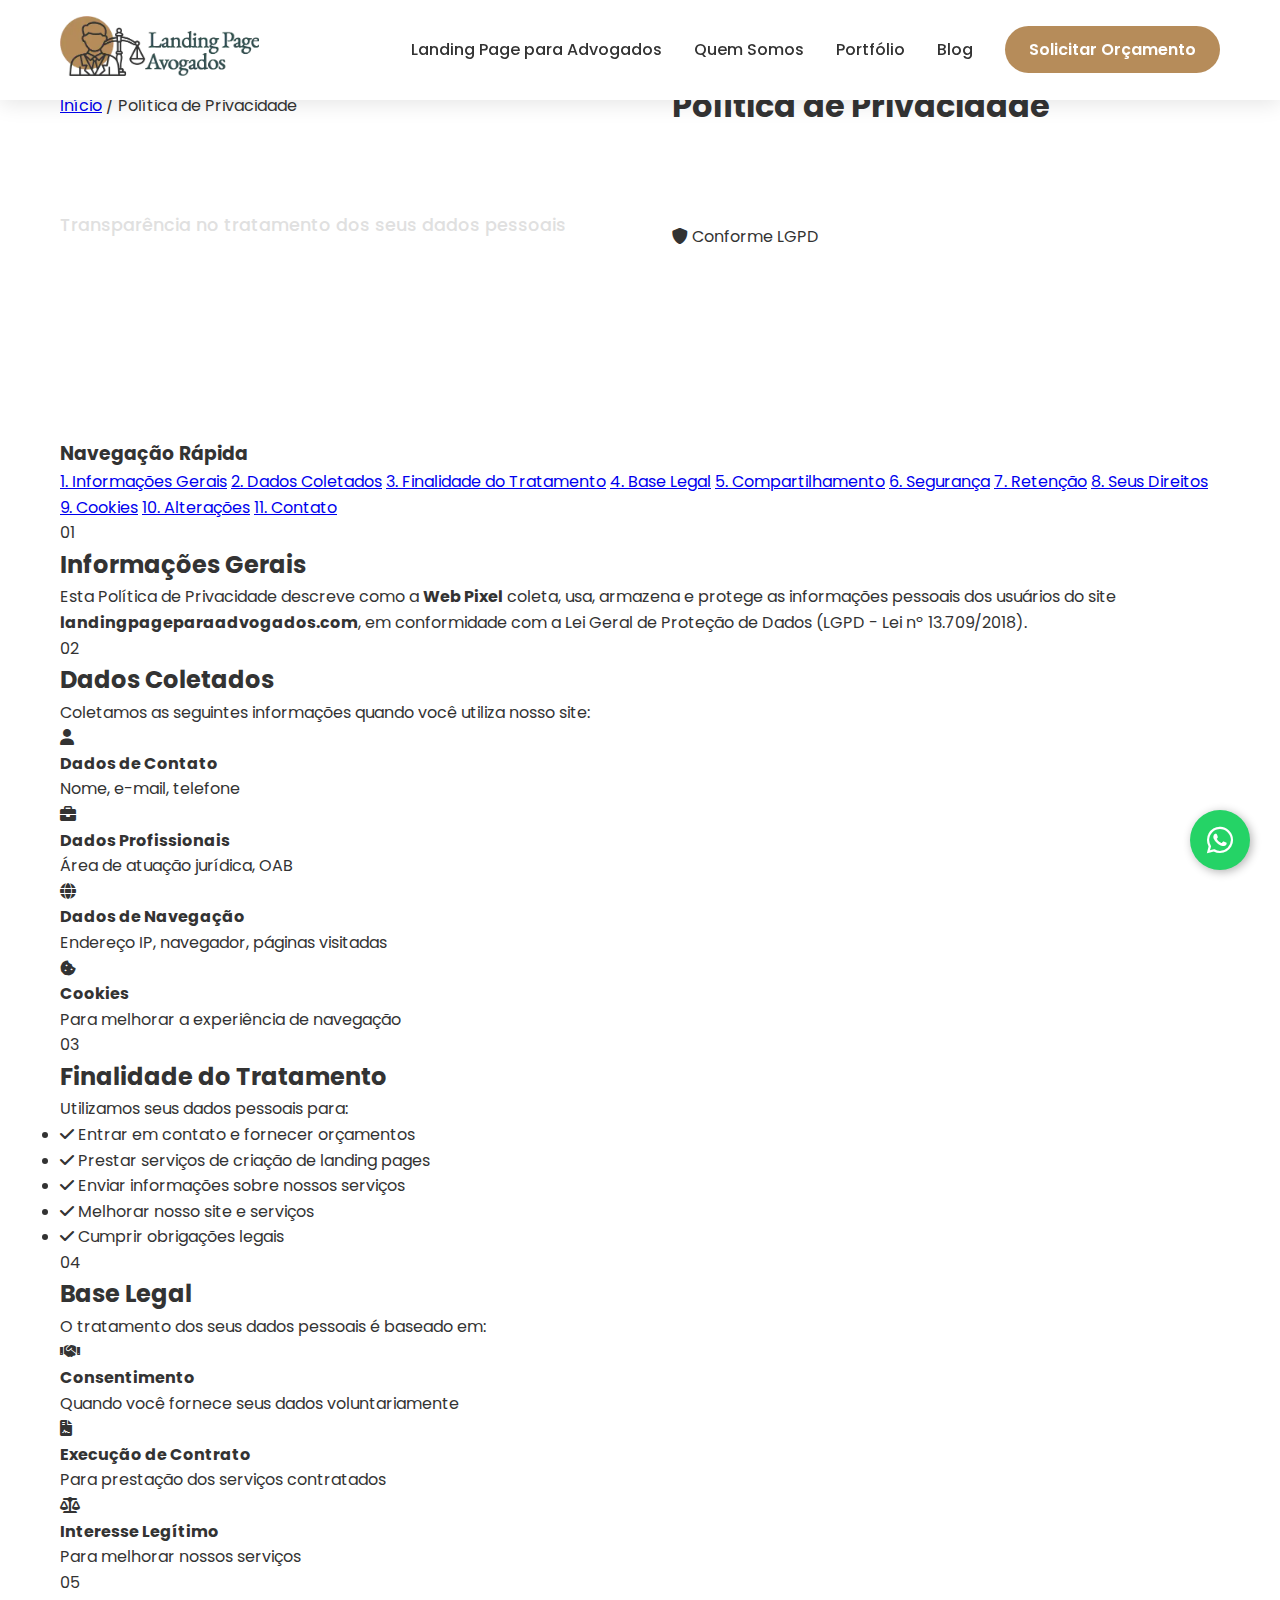
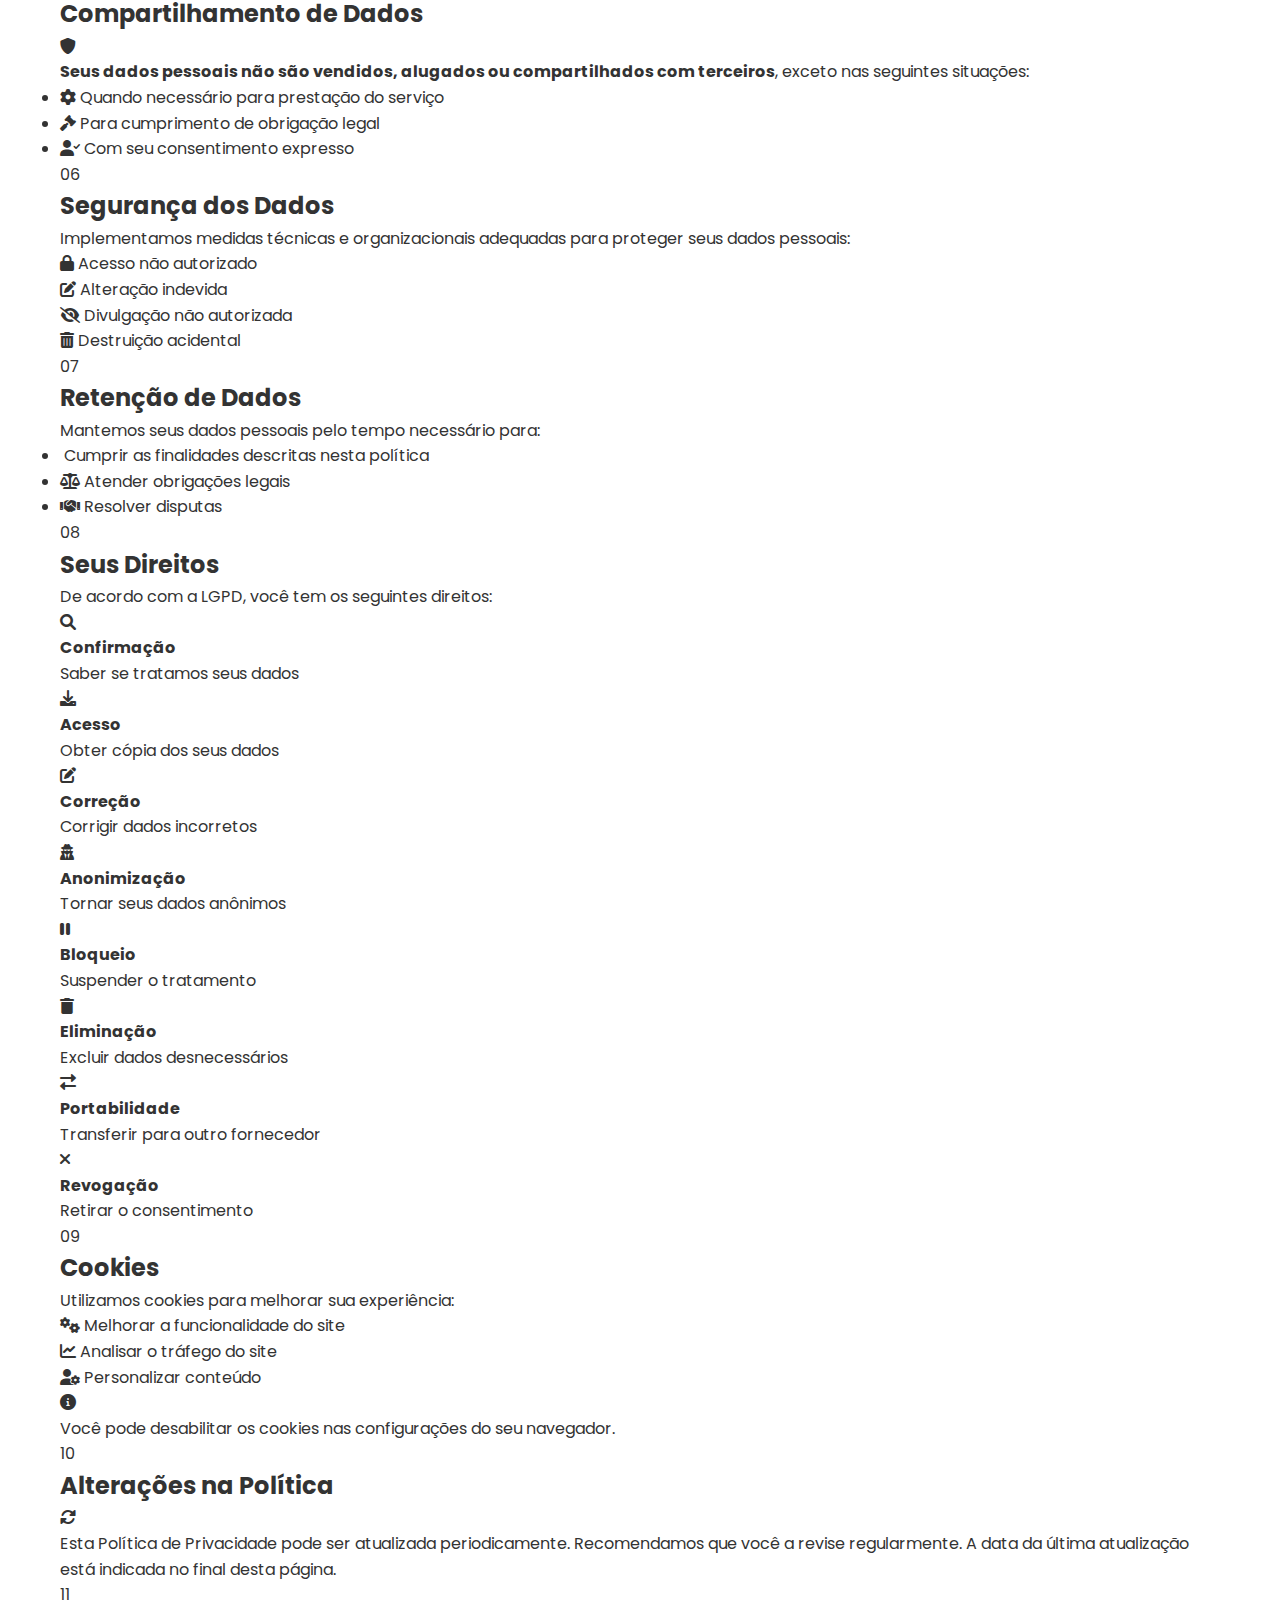
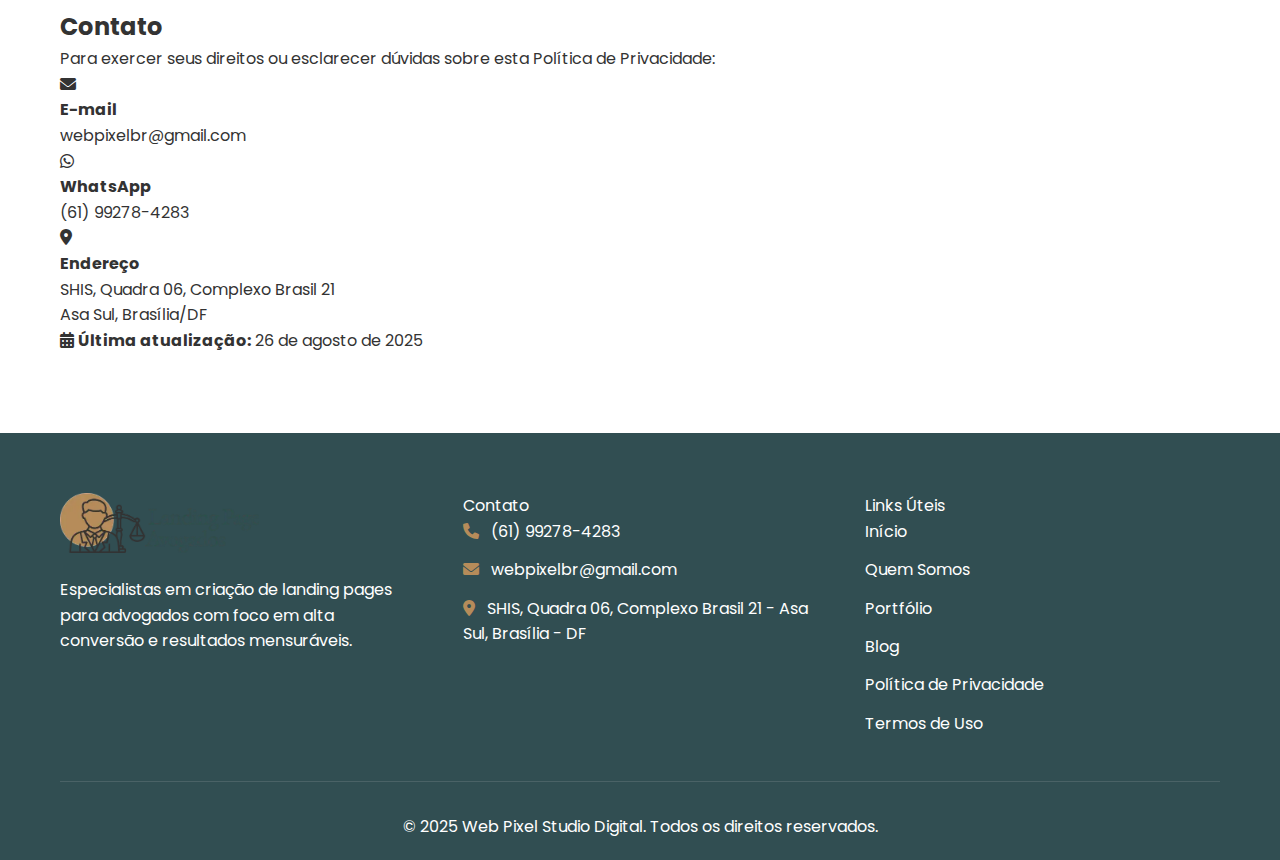
<file: public/politica-privacidade.html>
<!DOCTYPE html>
<html lang="pt-BR">
<head>
    <meta charset="UTF-8" />
    <meta name="viewport" content="width=device-width, initial-scale=1.0" />
    <title>Política de Privacidade | Landing Page para Advogados</title>
    <meta name="description" content="Política de privacidade da Landing Page para Advogados. Saiba como tratamos e protegemos seus dados pessoais de acordo com a LGPD."/>
    <link rel="canonical" href="https://landingpageparaadvogados.com/politica-privacidade" />
    <link rel="stylesheet" href="css/styles.css">
    <link href="https://fonts.googleapis.com/css2?family=Playfair+Display:wght@400;500;600;700&family=Poppins:wght@300;400;500;600;700&display=swap" rel="stylesheet">
    <link rel="stylesheet" href="https://cdnjs.cloudflare.com/ajax/libs/font-awesome/6.0.0/css/all.min.css">
    
    <!-- Favicon -->
    <link rel="icon" type="image/jpg" href="images/favicon.jpg">
    <link rel="apple-touch-icon" href="images/favicon.jpg">
</head>
<body>
   <!-- Header -->
   <header class="header">
    <nav class="navbar">
        <div class="nav-container">
            <div class="nav-logo">
                <a href="/">
                    <img src="images/landing-page-para-advogados-logo.webp" alt="Landing Page para Advogados" class="logo">
                </a>
            </div>
            <div class="nav-menu" id="nav-menu">
                <ul class="nav-list">
                    <li class="nav-item">
                            <a href="/" class="nav-link">Landing Page para Advogados</a>
                    </li>
                    <li class="nav-item">
                            <a href="quem-somos" class="nav-link">Quem Somos</a>
                    </li>
                    <li class="nav-item">
                            <a href="portfolio" class="nav-link">Portfólio</a>
                    </li>
                    <li class="nav-item">
                        <a href="#" target="_blank" class="nav-link">Blog</a>
                    </li>
                    <li class="nav-item">
                        <a href="https://wa.me/5561992784283?text=Olá! Gostaria de solicitar um orçamento para landing page." class="nav-link btn-primary" target="_blank">Solicitar Orçamento</a>
                    </li>
                </ul>
            </div>
            <div class="nav-toggle" id="nav-toggle">
                <span class="bar"></span>
                <span class="bar"></span>
                <span class="bar"></span>
            </div>
        </div>
    </nav>
</header>

    <!-- Main Content -->
    <main class="main-content">
        <section class="privacy-hero">
            <div class="container">
                <div class="hero-content">
                    <div class="breadcrumb">
                        <a href="/">Início</a> <span>/</span> <span>Política de Privacidade</span>
                    </div>
                    <h1>Política de Privacidade</h1>
                    <p class="hero-subtitle">Transparência no tratamento dos seus dados pessoais</p>
                    <div class="hero-badge">
                        <i class="fas fa-shield-alt"></i>
                        <span>Conforme LGPD</span>
                    </div>
                </div>
            </div>
        </section>

        <section class="privacy-content">
            <div class="container">
                <div class="privacy-layout">
                    <aside class="privacy-sidebar">
                        <div class="sidebar-content">
                            <h3>Navegação Rápida</h3>
                            <nav class="privacy-nav">
                                <a href="#section-1" class="nav-item">1. Informações Gerais</a>
                                <a href="#section-2" class="nav-item">2. Dados Coletados</a>
                                <a href="#section-3" class="nav-item">3. Finalidade do Tratamento</a>
                                <a href="#section-4" class="nav-item">4. Base Legal</a>
                                <a href="#section-5" class="nav-item">5. Compartilhamento</a>
                                <a href="#section-6" class="nav-item">6. Segurança</a>
                                <a href="#section-7" class="nav-item">7. Retenção</a>
                                <a href="#section-8" class="nav-item">8. Seus Direitos</a>
                                <a href="#section-9" class="nav-item">9. Cookies</a>
                                <a href="#section-10" class="nav-item">10. Alterações</a>
                                <a href="#section-11" class="nav-item">11. Contato</a>
                            </nav>
                        </div>
                    </aside>

                    <div class="privacy-main">
                        <div class="privacy-section" id="section-1">
                            <div class="section-header">
                                <div class="section-number">01</div>
                                <h2>Informações Gerais</h2>
                            </div>
                            <div class="section-content">
                                <p>Esta Política de Privacidade descreve como a <strong>Web Pixel</strong> coleta, usa, armazena e protege as informações pessoais dos usuários do site <strong>landingpageparaadvogados.com</strong>, em conformidade com a Lei Geral de Proteção de Dados (LGPD - Lei nº 13.709/2018).</p>
                            </div>
                        </div>

                        <div class="privacy-section" id="section-2">
                            <div class="section-header">
                                <div class="section-number">02</div>
                                <h2>Dados Coletados</h2>
                            </div>
                            <div class="section-content">
                                <p>Coletamos as seguintes informações quando você utiliza nosso site:</p>
                                <div class="data-grid">
                                    <div class="data-item">
                                        <i class="fas fa-user"></i>
                                        <h4>Dados de Contato</h4>
                                        <p>Nome, e-mail, telefone</p>
                                    </div>
                                    <div class="data-item">
                                        <i class="fas fa-briefcase"></i>
                                        <h4>Dados Profissionais</h4>
                                        <p>Área de atuação jurídica, OAB</p>
                                    </div>
                                    <div class="data-item">
                                        <i class="fas fa-globe"></i>
                                        <h4>Dados de Navegação</h4>
                                        <p>Endereço IP, navegador, páginas visitadas</p>
                                    </div>
                                    <div class="data-item">
                                        <i class="fas fa-cookie-bite"></i>
                                        <h4>Cookies</h4>
                                        <p>Para melhorar a experiência de navegação</p>
                                    </div>
                                </div>
                            </div>
                        </div>

                        <div class="privacy-section" id="section-3">
                            <div class="section-header">
                                <div class="section-number">03</div>
                                <h2>Finalidade do Tratamento</h2>
                            </div>
                            <div class="section-content">
                                <p>Utilizamos seus dados pessoais para:</p>
                                <ul class="styled-list">
                                    <li><i class="fas fa-check"></i> Entrar em contato e fornecer orçamentos</li>
                                    <li><i class="fas fa-check"></i> Prestar serviços de criação de landing pages</li>
                                    <li><i class="fas fa-check"></i> Enviar informações sobre nossos serviços</li>
                                    <li><i class="fas fa-check"></i> Melhorar nosso site e serviços</li>
                                    <li><i class="fas fa-check"></i> Cumprir obrigações legais</li>
                                </ul>
                            </div>
                        </div>

                        <div class="privacy-section" id="section-4">
                            <div class="section-header">
                                <div class="section-number">04</div>
                                <h2>Base Legal</h2>
                            </div>
                            <div class="section-content">
                                <p>O tratamento dos seus dados pessoais é baseado em:</p>
                                <div class="legal-basis">
                                    <div class="basis-item">
                                        <div class="basis-icon">
                                            <i class="fas fa-handshake"></i>
                                        </div>
                                        <div class="basis-content">
                                            <h4>Consentimento</h4>
                                            <p>Quando você fornece seus dados voluntariamente</p>
                                        </div>
                                    </div>
                                    <div class="basis-item">
                                        <div class="basis-icon">
                                            <i class="fas fa-file-contract"></i>
                                        </div>
                                        <div class="basis-content">
                                            <h4>Execução de Contrato</h4>
                                            <p>Para prestação dos serviços contratados</p>
                                        </div>
                                    </div>
                                    <div class="basis-item">
                                        <div class="basis-icon">
                                            <i class="fas fa-balance-scale"></i>
                                        </div>
                                        <div class="basis-content">
                                            <h4>Interesse Legítimo</h4>
                                            <p>Para melhorar nossos serviços</p>
                                        </div>
                                    </div>
                                </div>
                            </div>
                        </div>

                        <div class="privacy-section" id="section-5">
                            <div class="section-header">
                                <div class="section-number">05</div>
                                <h2>Compartilhamento de Dados</h2>
                            </div>
                            <div class="section-content">
                                <div class="highlight-box">
                                    <i class="fas fa-shield-alt"></i>
                                    <p><strong>Seus dados pessoais não são vendidos, alugados ou compartilhados com terceiros</strong>, exceto nas seguintes situações:</p>
                                </div>
                                <ul class="styled-list">
                                    <li><i class="fas fa-cog"></i> Quando necessário para prestação do serviço</li>
                                    <li><i class="fas fa-gavel"></i> Para cumprimento de obrigação legal</li>
                                    <li><i class="fas fa-user-check"></i> Com seu consentimento expresso</li>
                                </ul>
                            </div>
                        </div>

                        <div class="privacy-section" id="section-6">
                            <div class="section-header">
                                <div class="section-number">06</div>
                                <h2>Segurança dos Dados</h2>
                            </div>
                            <div class="section-content">
                                <p>Implementamos medidas técnicas e organizacionais adequadas para proteger seus dados pessoais:</p>
                                <div class="security-grid">
                                    <div class="security-item">
                                        <i class="fas fa-lock"></i>
                                        <span>Acesso não autorizado</span>
                                    </div>
                                    <div class="security-item">
                                        <i class="fas fa-edit"></i>
                                        <span>Alteração indevida</span>
                                    </div>
                                    <div class="security-item">
                                        <i class="fas fa-eye-slash"></i>
                                        <span>Divulgação não autorizada</span>
                                    </div>
                                    <div class="security-item">
                                        <i class="fas fa-trash-alt"></i>
                                        <span>Destruição acidental</span>
                                    </div>
                                </div>
                            </div>
                        </div>

                        <div class="privacy-section" id="section-7">
                            <div class="section-header">
                                <div class="section-number">07</div>
                                <h2>Retenção de Dados</h2>
                            </div>
                            <div class="section-content">
                                <p>Mantemos seus dados pessoais pelo tempo necessário para:</p>
                                <ul class="styled-list">
                                    <li><i class="fas fa-target"></i> Cumprir as finalidades descritas nesta política</li>
                                    <li><i class="fas fa-balance-scale"></i> Atender obrigações legais</li>
                                    <li><i class="fas fa-handshake"></i> Resolver disputas</li>
                                </ul>
                            </div>
                        </div>

                        <div class="privacy-section" id="section-8">
                            <div class="section-header">
                                <div class="section-number">08</div>
                                <h2>Seus Direitos</h2>
                            </div>
                            <div class="section-content">
                                <p>De acordo com a LGPD, você tem os seguintes direitos:</p>
                                <div class="rights-grid">
                                    <div class="right-item">
                                        <i class="fas fa-search"></i>
                                        <h4>Confirmação</h4>
                                        <p>Saber se tratamos seus dados</p>
                                    </div>
                                    <div class="right-item">
                                        <i class="fas fa-download"></i>
                                        <h4>Acesso</h4>
                                        <p>Obter cópia dos seus dados</p>
                                    </div>
                                    <div class="right-item">
                                        <i class="fas fa-edit"></i>
                                        <h4>Correção</h4>
                                        <p>Corrigir dados incorretos</p>
                                    </div>
                                    <div class="right-item">
                                        <i class="fas fa-user-secret"></i>
                                        <h4>Anonimização</h4>
                                        <p>Tornar seus dados anônimos</p>
                                    </div>
                                    <div class="right-item">
                                        <i class="fas fa-pause"></i>
                                        <h4>Bloqueio</h4>
                                        <p>Suspender o tratamento</p>
                                    </div>
                                    <div class="right-item">
                                        <i class="fas fa-trash"></i>
                                        <h4>Eliminação</h4>
                                        <p>Excluir dados desnecessários</p>
                                    </div>
                                    <div class="right-item">
                                        <i class="fas fa-exchange-alt"></i>
                                        <h4>Portabilidade</h4>
                                        <p>Transferir para outro fornecedor</p>
                                    </div>
                                    <div class="right-item">
                                        <i class="fas fa-times"></i>
                                        <h4>Revogação</h4>
                                        <p>Retirar o consentimento</p>
                                    </div>
                                </div>
                            </div>
                        </div>

                        <div class="privacy-section" id="section-9">
                            <div class="section-header">
                                <div class="section-number">09</div>
                                <h2>Cookies</h2>
                            </div>
                            <div class="section-content">
                                <p>Utilizamos cookies para melhorar sua experiência:</p>
                                <div class="cookie-info">
                                    <div class="cookie-item">
                                        <i class="fas fa-cogs"></i>
                                        <span>Melhorar a funcionalidade do site</span>
                                    </div>
                                    <div class="cookie-item">
                                        <i class="fas fa-chart-line"></i>
                                        <span>Analisar o tráfego do site</span>
                                    </div>
                                    <div class="cookie-item">
                                        <i class="fas fa-user-cog"></i>
                                        <span>Personalizar conteúdo</span>
                                    </div>
                                </div>
                                <div class="info-box">
                                    <i class="fas fa-info-circle"></i>
                                    <p>Você pode desabilitar os cookies nas configurações do seu navegador.</p>
                                </div>
                            </div>
                        </div>

                        <div class="privacy-section" id="section-10">
                            <div class="section-header">
                                <div class="section-number">10</div>
                                <h2>Alterações na Política</h2>
                            </div>
                            <div class="section-content">
                                <div class="update-info">
                                    <i class="fas fa-sync-alt"></i>
                                    <p>Esta Política de Privacidade pode ser atualizada periodicamente. Recomendamos que você a revise regularmente. A data da última atualização está indicada no final desta página.</p>
                                </div>
                            </div>
                        </div>

                        <div class="privacy-section" id="section-11">
                            <div class="section-header">
                                <div class="section-number">11</div>
                                <h2>Contato</h2>
                            </div>
                            <div class="section-content">
                                <p>Para exercer seus direitos ou esclarecer dúvidas sobre esta Política de Privacidade:</p>
                                <div class="contact-grid">
                                    <div class="contact-item">
                                        <i class="fas fa-envelope"></i>
                                        <div>
                                            <h4>E-mail</h4>
                                            <p>webpixelbr@gmail.com</p>
                                        </div>
                                    </div>
                                    <div class="contact-item">
                                        <i class="fab fa-whatsapp"></i>
                                        <div>
                                            <h4>WhatsApp</h4>
                                            <p>(61) 99278-4283</p>
                                        </div>
                                    </div>
                                    <div class="contact-item">
                                        <i class="fas fa-map-marker-alt"></i>
                                        <div>
                                            <h4>Endereço</h4>
                                            <p>SHIS, Quadra 06, Complexo Brasil 21<br>Asa Sul, Brasília/DF</p>
                                        </div>
                                    </div>
                                </div>
                            </div>
                        </div>

                        <div class="last-update">
                            <div class="update-badge">
                                <i class="fas fa-calendar-alt"></i>
                                <span><strong>Última atualização:</strong> 26 de agosto de 2025</span>
                            </div>
                        </div>
                    </div>
                </div>
            </div>
        </section>
    </main>

    <!-- Footer -->
    <footer class="footer">
        <div class="container">
            <div class="footer-content">
                <div class="footer-section">
                    <img src="images/landing-page-para-advogados-logo.webp" alt="Landing Page para Advogados" class="footer-logo">
                    <p>Especialistas em criação de landing pages para advogados com foco em alta conversão e resultados mensuráveis.</p>
                </div>
                <div class="footer-section">
                    <span>Contato</span>
                    <p><i class="fas fa-phone"></i> (61) 99278-4283</p>
                    <p><i class="fas fa-envelope"></i> webpixelbr@gmail.com</p>
                    <p><i class="fas fa-map-marker-alt"></i> SHIS, Quadra 06, Complexo Brasil 21 - Asa Sul, Brasília - DF</p>
                </div>
                <div class="footer-section">
                    <span>Links Úteis</span>
                    <ul>
                        <li><a href="#home">Início</a></li>
                        <li><a href="quem-somos">Quem Somos</a></li>
                        <li><a href="portfolio">Portfólio</a></li>
                        <li><a href="#" target="_blank">Blog</a></li>
                        <li><a href="politica-privacidade">Política de Privacidade</a></li>
                        <li><a href="termos-de-uso">Termos de Uso</a></li>
                    </ul>
                </div>
            </div>
            <div class="footer-bottom">
                <p>&copy; 2025 Web Pixel Studio Digital. Todos os direitos reservados.</p>
            </div>
        </div>
    </footer>

    <!-- WhatsApp Float Button -->
    <a href="https://wa.me/5561992784283?text=Olá!%20Gostaria%20de%20saber%20mais%20sobre%20a%20criação%20de%20landing%20page%20para%20advogados." 
       class="whatsapp-float" 
       target="_blank" 
       aria-label="Contato via WhatsApp">
        <i class="fab fa-whatsapp"></i>
    </a>

    <script src="js/script.js"></script>
</body>
</html>
</file>
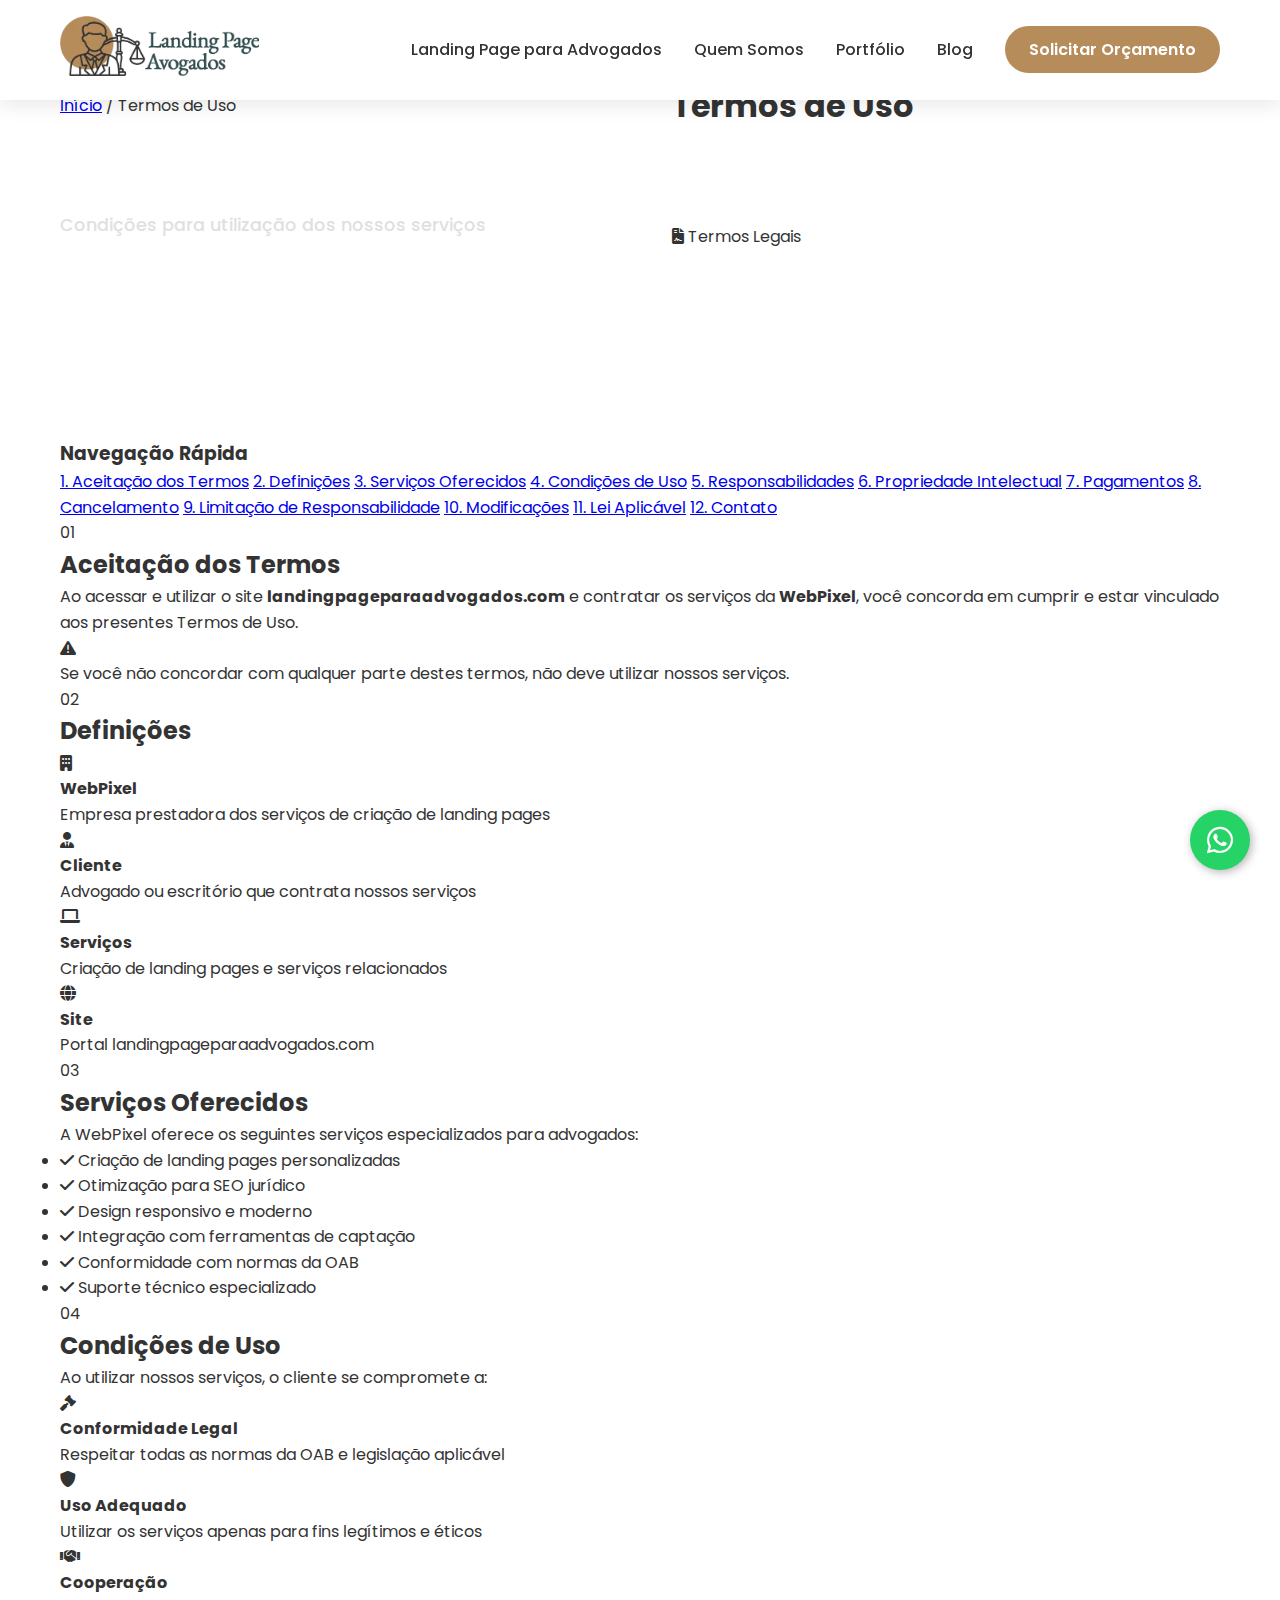
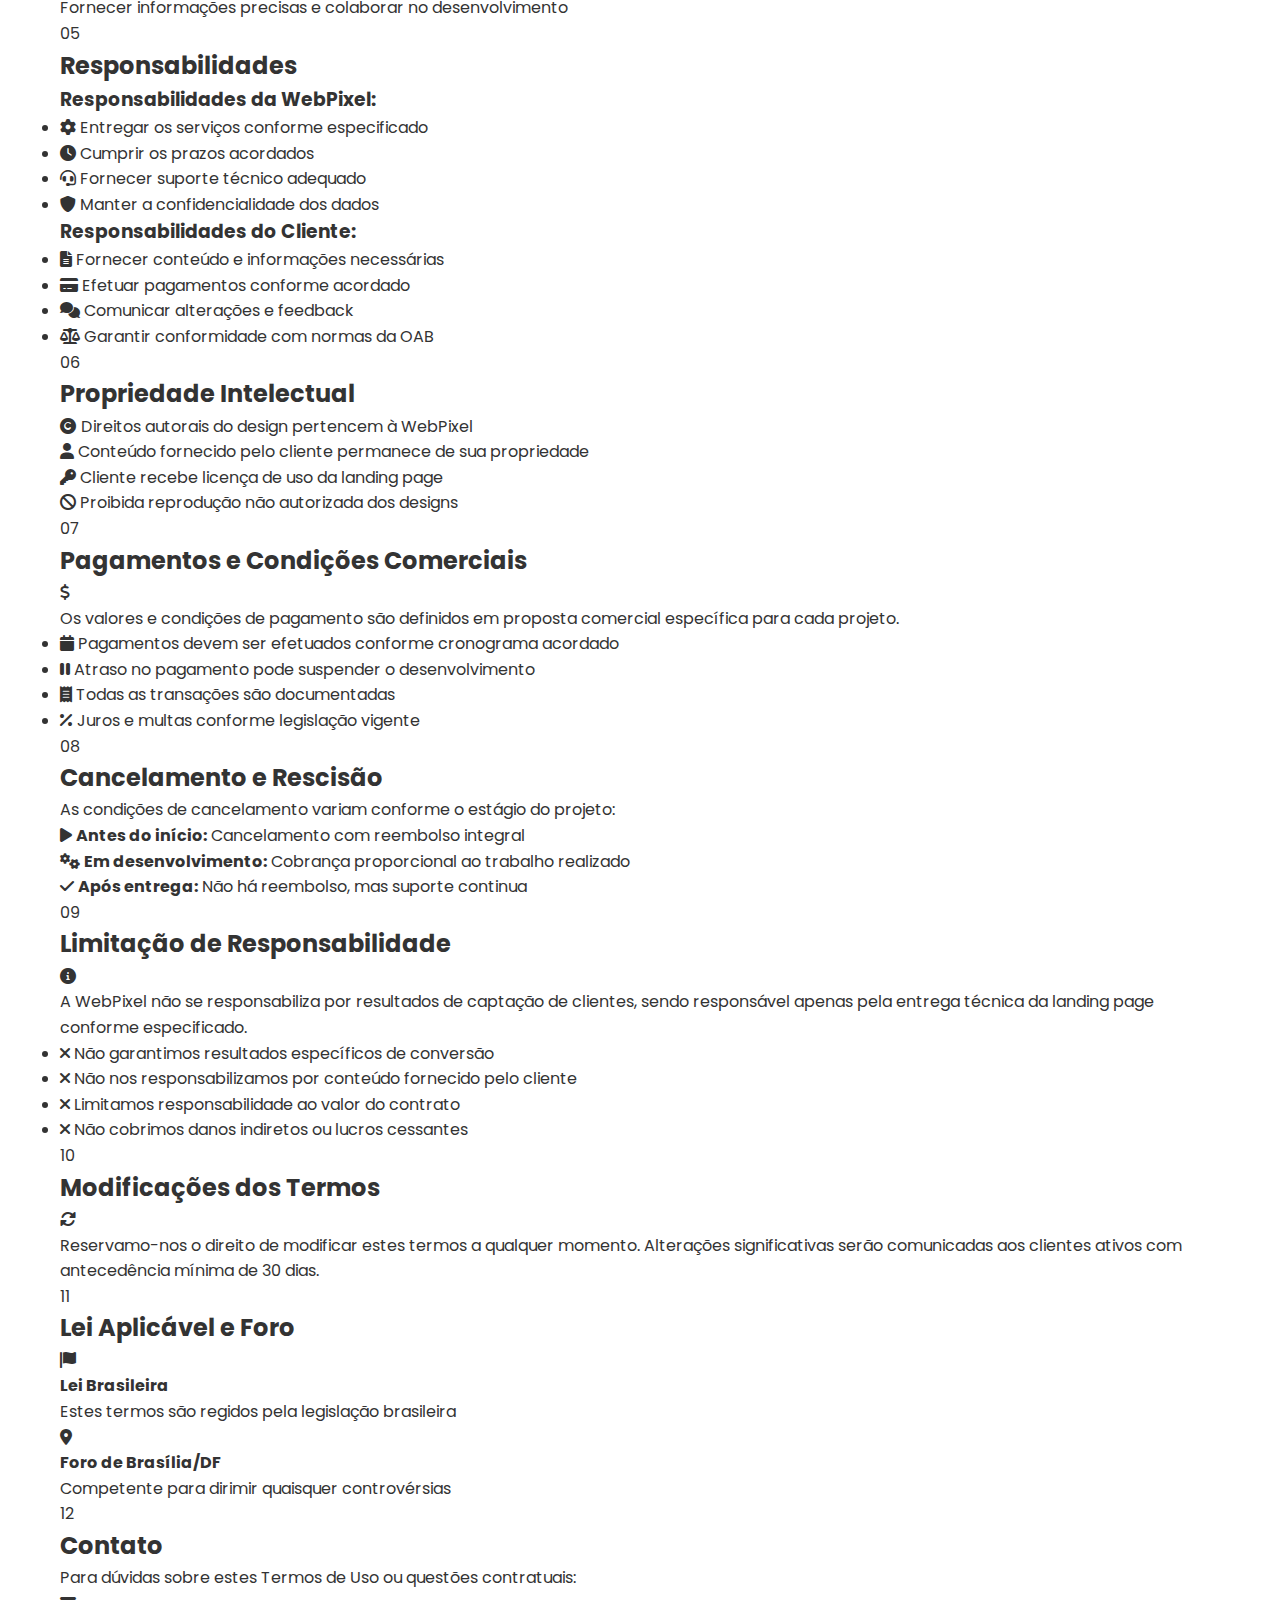
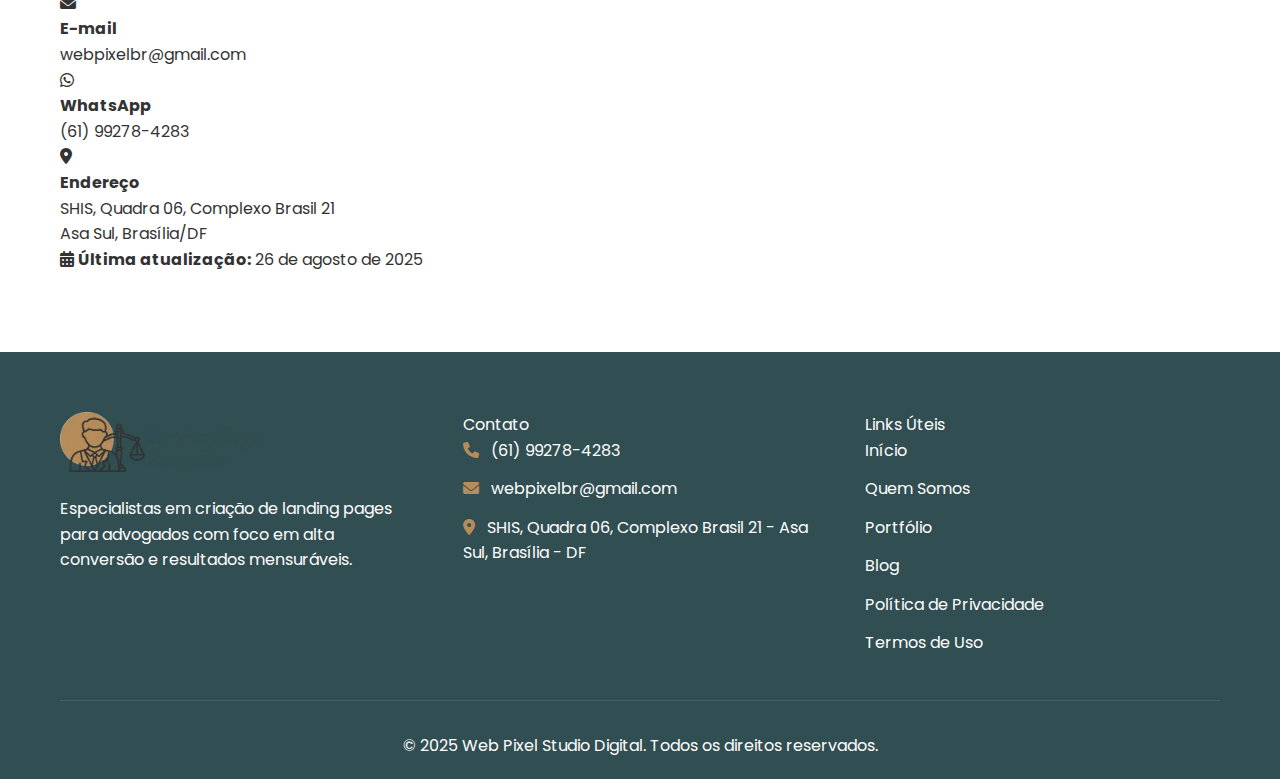
<file: public/termos-de-uso.html>
<!DOCTYPE html>
<html lang="pt-BR">
<head>
    <meta charset="UTF-8" />
    <meta name="viewport" content="width=device-width, initial-scale=1.0" />
    <title>Termos de Uso | Landing Page para Advogados</title>
    <meta name="description" content="Termos de uso da Landing Page para Advogados. Conheça as condições de utilização dos nossos serviços de criação de landing pages para advogados."/>
    <link rel="canonical" href="https://landingpageparaadvogados.com/termos-de-uso" />
    <link rel="stylesheet" href="css/styles.css">
    <link href="https://fonts.googleapis.com/css2?family=Playfair+Display:wght@400;500;600;700&family=Poppins:wght@300;400;500;600;700&display=swap" rel="stylesheet">
    <link rel="stylesheet" href="https://cdnjs.cloudflare.com/ajax/libs/font-awesome/6.0.0/css/all.min.css">
    
    <!-- Favicon -->
    <link rel="icon" type="image/jpg" href="images/favicon.jpg">
    <link rel="apple-touch-icon" href="images/favicon.jpg">
</head>
<body>
    <!-- Header -->
   <header class="header">
    <nav class="navbar">
        <div class="nav-container">
            <div class="nav-logo">
                <a href="/">
                    <img src="images/landing-page-para-advogados-logo.webp" alt="Landing Page para Advogados" class="logo">
                </a>
            </div>
            <div class="nav-menu" id="nav-menu">
                <ul class="nav-list">
                    <li class="nav-item">
                            <a href="/" class="nav-link">Landing Page para Advogados</a>
                    </li>
                    <li class="nav-item">
                            <a href="quem-somos" class="nav-link">Quem Somos</a>
                    </li>
                    <li class="nav-item">
                            <a href="portfolio" class="nav-link">Portfólio</a>
                    </li>
                    <li class="nav-item">
                        <a href="#" target="_blank" class="nav-link">Blog</a>
                    </li>
                    <li class="nav-item">
                        <a href="https://wa.me/5561992784283?text=Olá! Gostaria de solicitar um orçamento para landing page." class="nav-link btn-primary" target="_blank">Solicitar Orçamento</a>
                    </li>
                </ul>
            </div>
            <div class="nav-toggle" id="nav-toggle">
                <span class="bar"></span>
                <span class="bar"></span>
                <span class="bar"></span>
            </div>
        </div>
    </nav>
</header>

    <!-- Main Content -->
    <main class="main-content">
        <section class="privacy-hero">
            <div class="container">
                <div class="hero-content">
                    <div class="breadcrumb">
                        <a href="/">Início</a> <span>/</span> <span>Termos de Uso</span>
                    </div>
                    <h1>Termos de Uso</h1>
                    <p class="hero-subtitle">Condições para utilização dos nossos serviços</p>
                    <div class="hero-badge">
                        <i class="fas fa-file-contract"></i>
                        <span>Termos Legais</span>
                    </div>
                </div>
            </div>
        </section>

        <section class="privacy-content">
            <div class="container">
                <div class="privacy-layout">
                    <aside class="privacy-sidebar">
                        <div class="sidebar-content">
                            <h3>Navegação Rápida</h3>
                            <nav class="privacy-nav">
                                <a href="#section-1" class="nav-item">1. Aceitação dos Termos</a>
                                <a href="#section-2" class="nav-item">2. Definições</a>
                                <a href="#section-3" class="nav-item">3. Serviços Oferecidos</a>
                                <a href="#section-4" class="nav-item">4. Condições de Uso</a>
                                <a href="#section-5" class="nav-item">5. Responsabilidades</a>
                                <a href="#section-6" class="nav-item">6. Propriedade Intelectual</a>
                                <a href="#section-7" class="nav-item">7. Pagamentos</a>
                                <a href="#section-8" class="nav-item">8. Cancelamento</a>
                                <a href="#section-9" class="nav-item">9. Limitação de Responsabilidade</a>
                                <a href="#section-10" class="nav-item">10. Modificações</a>
                                <a href="#section-11" class="nav-item">11. Lei Aplicável</a>
                                <a href="#section-12" class="nav-item">12. Contato</a>
                            </nav>
                        </div>
                    </aside>

                    <div class="privacy-main">
                        <div class="privacy-section" id="section-1">
                            <div class="section-header">
                                <div class="section-number">01</div>
                                <h2>Aceitação dos Termos</h2>
                            </div>
                            <div class="section-content">
                                <p>Ao acessar e utilizar o site <strong>landingpageparaadvogados.com</strong> e contratar os serviços da <strong>WebPixel</strong>, você concorda em cumprir e estar vinculado aos presentes Termos de Uso.</p>
                                <div class="highlight-box">
                                    <i class="fas fa-exclamation-triangle"></i>
                                    <p>Se você não concordar com qualquer parte destes termos, não deve utilizar nossos serviços.</p>
                                </div>
                            </div>
                        </div>

                        <div class="privacy-section" id="section-2">
                            <div class="section-header">
                                <div class="section-number">02</div>
                                <h2>Definições</h2>
                            </div>
                            <div class="section-content">
                                <div class="data-grid">
                                    <div class="data-item">
                                        <i class="fas fa-building"></i>
                                        <h4>WebPixel</h4>
                                        <p>Empresa prestadora dos serviços de criação de landing pages</p>
                                    </div>
                                    <div class="data-item">
                                        <i class="fas fa-user-tie"></i>
                                        <h4>Cliente</h4>
                                        <p>Advogado ou escritório que contrata nossos serviços</p>
                                    </div>
                                    <div class="data-item">
                                        <i class="fas fa-laptop"></i>
                                        <h4>Serviços</h4>
                                        <p>Criação de landing pages e serviços relacionados</p>
                                    </div>
                                    <div class="data-item">
                                        <i class="fas fa-globe"></i>
                                        <h4>Site</h4>
                                        <p>Portal landingpageparaadvogados.com</p>
                                    </div>
                                </div>
                            </div>
                        </div>

                        <div class="privacy-section" id="section-3">
                            <div class="section-header">
                                <div class="section-number">03</div>
                                <h2>Serviços Oferecidos</h2>
                            </div>
                            <div class="section-content">
                                <p>A WebPixel oferece os seguintes serviços especializados para advogados:</p>
                                <ul class="styled-list">
                                    <li><i class="fas fa-check"></i> Criação de landing pages personalizadas</li>
                                    <li><i class="fas fa-check"></i> Otimização para SEO jurídico</li>
                                    <li><i class="fas fa-check"></i> Design responsivo e moderno</li>
                                    <li><i class="fas fa-check"></i> Integração com ferramentas de captação</li>
                                    <li><i class="fas fa-check"></i> Conformidade com normas da OAB</li>
                                    <li><i class="fas fa-check"></i> Suporte técnico especializado</li>
                                </ul>
                            </div>
                        </div>

                        <div class="privacy-section" id="section-4">
                            <div class="section-header">
                                <div class="section-number">04</div>
                                <h2>Condições de Uso</h2>
                            </div>
                            <div class="section-content">
                                <p>Ao utilizar nossos serviços, o cliente se compromete a:</p>
                                <div class="legal-basis">
                                    <div class="basis-item">
                                        <div class="basis-icon">
                                            <i class="fas fa-gavel"></i>
                                        </div>
                                        <div class="basis-content">
                                            <h4>Conformidade Legal</h4>
                                            <p>Respeitar todas as normas da OAB e legislação aplicável</p>
                                        </div>
                                    </div>
                                    <div class="basis-item">
                                        <div class="basis-icon">
                                            <i class="fas fa-shield-alt"></i>
                                        </div>
                                        <div class="basis-content">
                                            <h4>Uso Adequado</h4>
                                            <p>Utilizar os serviços apenas para fins legítimos e éticos</p>
                                        </div>
                                    </div>
                                    <div class="basis-item">
                                        <div class="basis-icon">
                                            <i class="fas fa-handshake"></i>
                                        </div>
                                        <div class="basis-content">
                                            <h4>Cooperação</h4>
                                            <p>Fornecer informações precisas e colaborar no desenvolvimento</p>
                                        </div>
                                    </div>
                                </div>
                            </div>
                        </div>

                        <div class="privacy-section" id="section-5">
                            <div class="section-header">
                                <div class="section-number">05</div>
                                <h2>Responsabilidades</h2>
                            </div>
                            <div class="section-content">
                                <h3>Responsabilidades da WebPixel:</h3>
                                <ul class="styled-list">
                                    <li><i class="fas fa-cog"></i> Entregar os serviços conforme especificado</li>
                                    <li><i class="fas fa-clock"></i> Cumprir os prazos acordados</li>
                                    <li><i class="fas fa-headset"></i> Fornecer suporte técnico adequado</li>
                                    <li><i class="fas fa-shield-alt"></i> Manter a confidencialidade dos dados</li>
                                </ul>

                                <h3>Responsabilidades do Cliente:</h3>
                                <ul class="styled-list">
                                    <li><i class="fas fa-file-alt"></i> Fornecer conteúdo e informações necessárias</li>
                                    <li><i class="fas fa-credit-card"></i> Efetuar pagamentos conforme acordado</li>
                                    <li><i class="fas fa-comments"></i> Comunicar alterações e feedback</li>
                                    <li><i class="fas fa-balance-scale"></i> Garantir conformidade com normas da OAB</li>
                                </ul>
                            </div>
                        </div>

                        <div class="privacy-section" id="section-6">
                            <div class="section-header">
                                <div class="section-number">06</div>
                                <h2>Propriedade Intelectual</h2>
                            </div>
                            <div class="section-content">
                                <div class="security-grid">
                                    <div class="security-item">
                                        <i class="fas fa-copyright"></i>
                                        <span>Direitos autorais do design pertencem à WebPixel</span>
                                    </div>
                                    <div class="security-item">
                                        <i class="fas fa-user"></i>
                                        <span>Conteúdo fornecido pelo cliente permanece de sua propriedade</span>
                                    </div>
                                    <div class="security-item">
                                        <i class="fas fa-key"></i>
                                        <span>Cliente recebe licença de uso da landing page</span>
                                    </div>
                                    <div class="security-item">
                                        <i class="fas fa-ban"></i>
                                        <span>Proibida reprodução não autorizada dos designs</span>
                                    </div>
                                </div>
                            </div>
                        </div>

                        <div class="privacy-section" id="section-7">
                            <div class="section-header">
                                <div class="section-number">07</div>
                                <h2>Pagamentos e Condições Comerciais</h2>
                            </div>
                            <div class="section-content">
                                <div class="highlight-box">
                                    <i class="fas fa-dollar-sign"></i>
                                    <p>Os valores e condições de pagamento são definidos em proposta comercial específica para cada projeto.</p>
                                </div>
                                <ul class="styled-list">
                                    <li><i class="fas fa-calendar"></i> Pagamentos devem ser efetuados conforme cronograma acordado</li>
                                    <li><i class="fas fa-pause"></i> Atraso no pagamento pode suspender o desenvolvimento</li>
                                    <li><i class="fas fa-receipt"></i> Todas as transações são documentadas</li>
                                    <li><i class="fas fa-percent"></i> Juros e multas conforme legislação vigente</li>
                                </ul>
                            </div>
                        </div>

                        <div class="privacy-section" id="section-8">
                            <div class="section-header">
                                <div class="section-number">08</div>
                                <h2>Cancelamento e Rescisão</h2>
                            </div>
                            <div class="section-content">
                                <p>As condições de cancelamento variam conforme o estágio do projeto:</p>
                                <div class="cookie-info">
                                    <div class="cookie-item">
                                        <i class="fas fa-play"></i>
                                        <span><strong>Antes do início:</strong> Cancelamento com reembolso integral</span>
                                    </div>
                                    <div class="cookie-item">
                                        <i class="fas fa-cogs"></i>
                                        <span><strong>Em desenvolvimento:</strong> Cobrança proporcional ao trabalho realizado</span>
                                    </div>
                                    <div class="cookie-item">
                                        <i class="fas fa-check"></i>
                                        <span><strong>Após entrega:</strong> Não há reembolso, mas suporte continua</span>
                                    </div>
                                </div>
                            </div>
                        </div>

                        <div class="privacy-section" id="section-9">
                            <div class="section-header">
                                <div class="section-number">09</div>
                                <h2>Limitação de Responsabilidade</h2>
                            </div>
                            <div class="section-content">
                                <div class="info-box">
                                    <i class="fas fa-info-circle"></i>
                                    <p>A WebPixel não se responsabiliza por resultados de captação de clientes, sendo responsável apenas pela entrega técnica da landing page conforme especificado.</p>
                                </div>
                                <ul class="styled-list">
                                    <li><i class="fas fa-times"></i> Não garantimos resultados específicos de conversão</li>
                                    <li><i class="fas fa-times"></i> Não nos responsabilizamos por conteúdo fornecido pelo cliente</li>
                                    <li><i class="fas fa-times"></i> Limitamos responsabilidade ao valor do contrato</li>
                                    <li><i class="fas fa-times"></i> Não cobrimos danos indiretos ou lucros cessantes</li>
                                </ul>
                            </div>
                        </div>

                        <div class="privacy-section" id="section-10">
                            <div class="section-header">
                                <div class="section-number">10</div>
                                <h2>Modificações dos Termos</h2>
                            </div>
                            <div class="section-content">
                                <div class="update-info">
                                    <i class="fas fa-sync-alt"></i>
                                    <p>Reservamo-nos o direito de modificar estes termos a qualquer momento. Alterações significativas serão comunicadas aos clientes ativos com antecedência mínima de 30 dias.</p>
                                </div>
                            </div>
                        </div>

                        <div class="privacy-section" id="section-11">
                            <div class="section-header">
                                <div class="section-number">11</div>
                                <h2>Lei Aplicável e Foro</h2>
                            </div>
                            <div class="section-content">
                                <div class="legal-basis">
                                    <div class="basis-item">
                                        <div class="basis-icon">
                                            <i class="fas fa-flag"></i>
                                        </div>
                                        <div class="basis-content">
                                            <h4>Lei Brasileira</h4>
                                            <p>Estes termos são regidos pela legislação brasileira</p>
                                        </div>
                                    </div>
                                    <div class="basis-item">
                                        <div class="basis-icon">
                                            <i class="fas fa-map-marker-alt"></i>
                                        </div>
                                        <div class="basis-content">
                                            <h4>Foro de Brasília/DF</h4>
                                            <p>Competente para dirimir quaisquer controvérsias</p>
                                        </div>
                                    </div>
                                </div>
                            </div>
                        </div>

                        <div class="privacy-section" id="section-12">
                            <div class="section-header">
                                <div class="section-number">12</div>
                                <h2>Contato</h2>
                            </div>
                            <div class="section-content">
                                <p>Para dúvidas sobre estes Termos de Uso ou questões contratuais:</p>
                                <div class="contact-grid">
                                    <div class="contact-item">
                                        <i class="fas fa-envelope"></i>
                                        <div>
                                            <h4>E-mail</h4>
                                            <p>webpixelbr@gmail.com</p>
                                        </div>
                                    </div>
                                    <div class="contact-item">
                                        <i class="fab fa-whatsapp"></i>
                                        <div>
                                            <h4>WhatsApp</h4>
                                            <p>(61) 99278-4283</p>
                                        </div>
                                    </div>
                                    <div class="contact-item">
                                        <i class="fas fa-map-marker-alt"></i>
                                        <div>
                                            <h4>Endereço</h4>
                                            <p>SHIS, Quadra 06, Complexo Brasil 21<br>Asa Sul, Brasília/DF</p>
                                        </div>
                                    </div>
                                </div>
                            </div>
                        </div>

                        <div class="last-update">
                            <div class="update-badge">
                                <i class="fas fa-calendar-alt"></i>
                                <span><strong>Última atualização:</strong> 26 de agosto de 2025</span>
                            </div>
                        </div>
                    </div>
                </div>
            </div>
        </section>
    </main>

    <!-- Footer -->
    <footer class="footer">
        <div class="container">
            <div class="footer-content">
                <div class="footer-section">
                    <img src="images/landing-page-para-advogados-logo.webp" alt="Landing Page para Advogados" class="footer-logo">
                    <p>Especialistas em criação de landing pages para advogados com foco em alta conversão e resultados mensuráveis.</p>
                </div>
                <div class="footer-section">
                    <span>Contato</span>
                    <p><i class="fas fa-phone"></i> (61) 99278-4283</p>
                    <p><i class="fas fa-envelope"></i> webpixelbr@gmail.com</p>
                    <p><i class="fas fa-map-marker-alt"></i> SHIS, Quadra 06, Complexo Brasil 21 - Asa Sul, Brasília - DF</p>
                </div>
                <div class="footer-section">
                    <span>Links Úteis</span>
                    <ul>
                        <li><a href="#home">Início</a></li>
                        <li><a href="quem-somos">Quem Somos</a></li>
                        <li><a href="portfolio">Portfólio</a></li>
                        <li><a href="#" target="_blank">Blog</a></li>
                        <li><a href="politica-privacidade">Política de Privacidade</a></li>
                        <li><a href="termos-de-uso">Termos de Uso</a></li>
                    </ul>
                </div>
            </div>
            <div class="footer-bottom">
                <p>&copy; 2025 Web Pixel Studio Digital. Todos os direitos reservados.</p>
            </div>
        </div>
    </footer>

    <!-- WhatsApp Float Button -->
    <a href="https://wa.me/5561992784283?text=Olá!%20Gostaria%20de%20saber%20mais%20sobre%20a%20criação%20de%20landing%20page%20para%20advogados." 
       class="whatsapp-float" 
       target="_blank" 
       aria-label="Contato via WhatsApp">
        <i class="fab fa-whatsapp"></i>
    </a>

    <script src="js/script.js"></script>
</body>
</html>
</file>
<file: public/css/styles.css>
/* Reset e configurações básicas */
* {
    margin: 0;
    padding: 0;
    box-sizing: border-box;
}

:root {
    --primary-color: #314e52;
    --secondary-color: #b68c5a;
    --white: #ffffff;
    --light-gray: #f5f5f5;
    --text-dark: #333333;
    --text-light: #666666;
    --shadow: 0 4px 20px rgba(0, 0, 0, 0.1);
    --border-radius: 8px;
    --transition: all 0.3s ease;
}

body {
    font-family: 'Poppins', sans-serif;
    line-height: 1.6;
    color: var(--text-dark);
    overflow-x: hidden;
}

.container {
    max-width: 1200px;
    margin: 0 auto;
    padding: 0 20px;
}

/* Header e Navegação */
.header {
    position: fixed;
    top: 0;
    width: 100%;
    background: var(--white);
    box-shadow: var(--shadow);
    z-index: 1000;
    transition: var(--transition);
}

.navbar {
    padding: 1rem 0;
}

.nav-container {
    display: flex;
    justify-content: space-between;
    align-items: center;
    max-width: 1200px;
    margin: 0 auto;
    padding: 0 20px;
}

.nav-logo .logo {
    height: 60px;
    width: auto;
}

.nav-list {
    display: flex;
    list-style: none;
    align-items: center;
    gap: 2rem;
}

.nav-link {
    text-decoration: none;
    color: var(--text-dark);
    font-weight: 500;
    transition: var(--transition);
    position: relative;
}

.nav-link:hover {
    color: var(--primary-color);
}

.nav-link.btn-primary {
    background: var(--secondary-color);
    color: var(--white);
    padding: 12px 24px;
    border-radius: 30px;
    font-weight: 600;
}

.nav-link.btn-primary:hover {
    background: #a07a4a;
    color: var(--white);
    transform: translateY(-2px);
}

.nav-toggle {
    display: none;
    flex-direction: column;
    cursor: pointer;
}

.nav-toggle .bar {
    width: 25px;
    height: 3px;
    background: var(--primary-color);
    margin: 3px 0;
    transition: var(--transition);
}

/* Hero Section */
.hero {
    position: relative;
    height: 800px;
    display: flex;
    align-items: center;
    background: linear-gradient(135deg, #000000 0%, #1a2e32 100%);
    color: var(--white);
    overflow: hidden;
    padding-top: 120px;
    padding-bottom: 60px;
}

.hero-background {
    position: absolute;
    top: 0;
    left: 0;
    width: 100%;
    height: 100%;
    z-index: 1;
}

.hero-bg-img {
    width: 100%;
    height: 100%;
    object-fit: cover;
    opacity: 0.1;
}

.hero-content {
    position: relative;
    z-index: 2;
    display: grid;
    grid-template-columns: 1fr 1fr;
    gap: 4rem;
    align-items: center;
    width: 100%;
    max-width: 1200px;
}

.hero-text {
    text-align: left;
}

.hero-title {
    font-family: 'Playfair Display', serif;
    font-size: 3.5rem;
    font-weight: 700;
    margin-bottom: 1.5rem;
    line-height: 1.2;
}

.hero-subtitle {
    font-size: 1.1rem;
    font-weight: 500;
    margin-bottom: 2.5rem;
    color: #e0e0e0;
    line-height: 1.6;
    margin-top: 1.0rem;
}

.hero-image {
    position: relative;
    display: flex;
    justify-content: center;
    align-items: center;
}

.hero-image-container {
    position: relative;
    width: 100%;
    max-width: 500px;
    height: 500px;
    border-radius: 0 100px 0 100px;
    overflow: hidden;
    box-shadow: 0 20px 60px rgba(0, 0, 0, 0.3);
    transition: var(--transition);
    border: 2px solid var(--white);
}



.hero-image-container::before {
    content: '';
    position: absolute;
    top: -30px;
    left: -30px;
    right: -10px;
    bottom: -10px;
    background: #b68c5a;
    border-radius: 0 100px 0 100px;
    z-index: -1;
}

@keyframes pulse-border {
    0%, 100% {
        transform: scale(1);
        opacity: 0.8;
    }
    50% {
        transform: scale(1.05);
        opacity: 0.6;
    }
}

.hero-image-container img {
    width: 100%;
    height: 100%;
    object-fit: cover;
    object-position: center;
}

.btn-cta {
    display: inline-block;
    background: var(--secondary-color);
    color: var(--white);
    padding: 18px 36px;
    text-decoration: none;
    border-radius: 30px;
    font-weight: 600;
    font-size: 1.1rem;
    transition: var(--transition);
    text-transform: uppercase;
    letter-spacing: 0.5px;
}

.btn-cta:hover {
    background: #a07a4a;
    transform: translateY(-3px);
    box-shadow: 0 8px 25px rgba(182, 140, 90, 0.3);
}

/* Seções Gerais */
.section-title {
    font-family: 'Playfair Display', serif;
    font-size: 2.5rem;
    font-weight: 700;
    text-align: center;
    margin-bottom: 3rem;
    color: var(--primary-color);
    line-height: 1.3;
}

section {
    padding: 80px 0;
}

/* Statistics Section */
.statistics {
    padding: 6rem 0;
    background: transparent;
}

.stats-grid {
    display: flex;
    justify-content: space-between;
    align-items: center;
    max-width: 1200px;
    margin: 0 auto;
    background: linear-gradient(135deg, #b68c5a 0%, #a67c4a 100%);
    border-radius: 30px;
    padding: 20px;
    box-shadow: 0 10px 40px rgba(182, 140, 90, 0.3);
}

.stat-card {
    display: flex;
    align-items: center;
    flex: 1;
    color: white;
    gap: 1rem;
}

.stat-icon {
    color: white;
    flex-shrink: 0;
}

.stat-icon img {
    width: 61px;
    height: 60px;
    object-fit: contain;
}

.stat-content {
    display: flex;
    flex-direction: column;
}

.stat-number {
    font-size: 1.8rem;
    font-weight: 700;
    font-family: var(--font-title);
    margin-bottom: 0.2rem;
    color: white;
    line-height: 1;
}

.stat-text {
    font-size: 0.9rem;
    font-weight: 500;
    color: white;
    line-height: 1.2;
}

/* About Section */
.about {
    background: var(--light-gray);
}

.about-content {
    display: grid;
    grid-template-columns: 1fr 1fr;
    gap: 4rem;
    align-items: center;
}

.about-images {
    display: grid;
    grid-template-columns: 1fr 1fr;
    grid-template-rows: 1fr 1fr;
    gap: 1.5rem;
    height: 500px;
}

.about-image-item {
    overflow: hidden;
    transition: var(--transition);
    border: 2px solid #e0e0e0;
}

.about-image-item:first-child {
    grid-row: 1 / 3;
    border-radius: 90px 0 100px 100px;
}

.about-image-item:nth-child(2) {
    border-radius: 100px 100px 100px 0;
}

.about-image-item:nth-child(3) {
    border-radius: 0px 100px 100px 100px;
}

.about-image-item:hover {
    transform: translateY(-3px);
    box-shadow: 0 10px 25px rgba(0, 0, 0, 0.15);
}

.about-image-item img {
    width: 100%;
    height: 100%;
    object-fit: cover;
    transition: var(--transition);
}

.about-image-item:hover img {
    transform: scale(1.02);
}

.about-text-content {
    text-align: left;
}

.about-text-content .section-title {
    text-align: left;
    margin-bottom: 2rem;
}

.about-text {
    font-size: 1.1rem;
    line-height: 1.8;
    margin-bottom: 1.5rem;
    color: var(--text-light);
}

/* Advantages Section */
.advantages {
    background: var(--white);
}

.advantages-grid {
    display: grid;
    grid-template-columns: repeat(auto-fit, minmax(350px, 1fr));
    gap: 2rem;
    margin-top: 3rem;
}

.advantage-card {
    background: var(--white);
    padding: 2.5rem;
    border-radius: 24px;
    box-shadow: var(--shadow);
    text-align: center;
    transition: var(--transition);
    border: 1px solid #eee;
    border-bottom: 6px solid #b68c5a;
}

.advantage-card:hover {
    transform: translateY(-5px);
    box-shadow: 0 8px 30px rgba(0, 0, 0, 0.15);
}

.card-icon {
    width: 80px;
    height: 80px;
    background: #314e52;
    border-radius: 50%;
    display: flex;
    align-items: center;
    justify-content: center;
    margin: 0 auto 1.5rem;
}

.card-icon i {
    font-size: 2rem;
    color: var(--white);
}

.advantage-card h4 {
    font-family: 'Playfair Display', serif;
    font-size: 1.4rem;
    font-weight: 600;
    margin-bottom: 1rem;
    color: var(--primary-color);
}

.advantage-card p {
    color: var(--text-light);
    line-height: 1.6;
}

/* Benefits Section */
.benefits {
    background-color: #314e52;
    color: var(--white);
    text-align: center;
}

.benefits .section-title {
    color: var(--white);
}

.benefits-text {
    font-size: 1.2rem;
    line-height: 1.8;
    max-width: 900px;
    margin: 0 auto 3rem;
    color: #e0e0e0;
}

/* Portfolio Section */
.portfolio {
    background: var(--light-gray);
}

.portfolio-grid {
    display: grid;
    grid-template-columns: repeat(4, 1fr);
    gap: 2rem;
    margin-top: 3rem;
}

.portfolio-item {
    border-radius: var(--border-radius);
    overflow: hidden;
    box-shadow: var(--shadow);
    transition: var(--transition);
}

.portfolio-item:hover {
    transform: translateY(-5px);
}

.portfolio-item img {
    width: 100%;
    object-fit: cover;
    border-radius: var(--border-radius);
}

.portfolio-info {
    padding: 1.5rem 0;
    text-align: center;
}

.portfolio-info h4 {
    font-family: 'Playfair Display', serif;
    font-size: 1.2rem;
    font-weight: 600;
    color: var(--primary-color);
    margin: 0;
}

.portfolio-overlay h4 {
    font-size: 1.2rem;
    font-weight: 600;
    margin-bottom: 0.5rem;
}

.portfolio-overlay p {
    font-size: 0.9rem;
    opacity: 0.9;
}

/* CTA Section */
.cta-section {
    background: var(--white);
}

.cta-content {
    display: grid;
    grid-template-columns: 1fr 1fr;
    gap: 4rem;
    align-items: center;
}

.cta-image img {
    width: 100%;
    height: auto;
    border-radius: 60px 0px 60px 0px;;
}

.cta-text-content {
    text-align: left;
}

.cta-text-content .section-title {
    text-align: left;
    margin-bottom: 2rem;
}

.cta-text {
    font-size: 1.2rem;
    line-height: 1.8;
    margin-bottom: 3rem;
    color: var(--text-light);
}

/* Testimonials Section */
.testimonials {
    background: var(--light-gray);
}

.testimonials-grid {
    display: grid;
    grid-template-columns: repeat(auto-fit, minmax(350px, 1fr));
    gap: 2rem;
    margin-top: 3rem;
}

.testimonial-card {
    background: var(--white);
    padding: 2.5rem;
    border-radius: var(--border-radius);
    box-shadow: var(--shadow);
    transition: var(--transition);
}

.testimonial-card:hover {
    transform: translateY(-3px);
}

.testimonial-card p {
    font-size: 1.1rem;
    line-height: 1.7;
    margin-bottom: 1.5rem;
    color: var(--text-light);
    font-style: italic;
}

.testimonial-author strong {
    color: var(--primary-color);
    font-weight: 600;
}

.testimonial-author span {
    color: var(--text-light);
    font-size: 0.9rem;
}

/* FAQ Section */
.faq {
    background: var(--white);
}

.faq-container {
    max-width: 800px;
    margin: 0 auto;
}

.faq-item {
    border: 1px solid #eee;
    border-radius: var(--border-radius);
    margin-bottom: 1rem;
    overflow: hidden;
}

.faq-question {
    padding: 1.5rem;
    background: var(--light-gray);
    cursor: pointer;
    display: flex;
    justify-content: space-between;
    align-items: center;
    transition: var(--transition);
}

.faq-question:hover {
    background: #eeeeee;
}

.faq-question h4 {
    font-family: 'Playfair Display', serif;
    font-size: 1.1rem;
    font-weight: 600;
    color: var(--primary-color);
}

.faq-question i {
    color: var(--secondary-color);
    transition: var(--transition);
}

.faq-item.active .faq-question i {
    transform: rotate(180deg);
}

.faq-answer {
    padding: 0 1.5rem;
    max-height: 0;
    overflow: hidden;
    transition: all 0.3s ease;
}

.faq-item.active .faq-answer {
    padding: 1.5rem;
    max-height: 200px;
}

.faq-answer p {
    line-height: 1.7;
    color: var(--text-light);
}

/* Footer */
.footer {
    background: var(--primary-color);
    color: var(--white);
    padding: 60px 0 20px;
}

.footer-content {
    display: grid;
    grid-template-columns: repeat(auto-fit, minmax(300px, 1fr));
    gap: 3rem;
    margin-bottom: 2rem;
}

.footer-logo {
    height: 60px;
    margin-bottom: 1rem;
}

.footer-section h4 {
    font-family: 'Playfair Display', serif;
    font-size: 1.3rem;
    font-weight: 600;
    margin-bottom: 1.5rem;
    color: var(--secondary-color);
}

.footer-section p {
    margin-bottom: 0.8rem;
    line-height: 1.6;
    color: #ffffff;
}

.footer-section ul {
    list-style: none;
}

.footer-section ul li {
    margin-bottom: 0.8rem;
}

.footer-section ul li a {
    color: #ffffff;
    text-decoration: none;
    transition: var(--transition);
}

.footer-section ul li a:hover {
    color: var(--secondary-color);
}

.footer-section i {
    margin-right: 0.5rem;
    color: var(--secondary-color);
}

.footer-bottom {
    border-top: 1px solid #4a6266;
    padding-top: 2rem;
    text-align: center;
    color: #ffffff;
}

/* WhatsApp Floating Button */
.whatsapp-float {
    position: fixed;
    width: 60px;
    height: 60px;
    bottom: 30px;
    right: 30px;
    background: #25d366;
    color: var(--white);
    border-radius: 50%;
    text-align: center;
    font-size: 30px;
    box-shadow: 2px 2px 10px rgba(0, 0, 0, 0.3);
    z-index: 1000;
    display: flex;
    align-items: center;
    justify-content: center;
    text-decoration: none;
    transition: var(--transition);
    animation: pulse 2s infinite;
}

.whatsapp-float:hover {
    background: #128c7e;
    transform: scale(1.1);
}

@keyframes pulse {
    0% {
        box-shadow: 0 0 0 0 rgba(37, 211, 102, 0.7);
    }
    70% {
        box-shadow: 0 0 0 10px rgba(37, 211, 102, 0);
    }
    100% {
        box-shadow: 0 0 0 0 rgba(37, 211, 102, 0);
    }
}

/* Responsividade */
@media (max-width: 768px) {
    .nav-menu {
        position: fixed;
        left: -100%;
        top: 70px;
        flex-direction: column;
        background-color: var(--white);
        width: 100%;
        text-align: center;
        transition: 0.3s;
        box-shadow: var(--shadow);
        padding: 2rem 0;
    }

    .nav-menu.active {
        left: 0;
    }

    .nav-list {
        flex-direction: column;
        gap: 1.5rem;
    }

    .nav-toggle {
        display: flex;
    }

    .nav-toggle.active .bar:nth-child(2) {
        opacity: 0;
    }

    .nav-toggle.active .bar:nth-child(1) {
        transform: translateY(8px) rotate(45deg);
    }

    .nav-toggle.active .bar:nth-child(3) {
        transform: translateY(-8px) rotate(-45deg);
    }

    .hero {
        height: auto;
        min-height: 140vh;
        padding-top: 130px;
        padding-bottom: 80px;
    }

    .hero-content {
        grid-template-columns: 1fr;
        gap: 2rem;
        text-align: center;
        padding: 0 20px;
    }

    .hero-text {
        text-align: center;
        order: 2;
    }

    .hero-image {
        order: 1;
    }

    .hero-image-container {
        max-width: 350px;
        height: 350px;
    }

    .hero-title {
        font-size: 2.5rem;
    }

    .hero-subtitle {
        font-size: 1.2rem;
    }

    .section-title {
        font-size: 2rem;
    }

    .about-content {
        grid-template-columns: 1fr;
        gap: 2rem;
    }

    .about-images {
        display: grid;
        grid-template-columns: 1fr 1fr;
        grid-template-rows: 200px 200px;
        gap: 1rem;
        height: auto;
    }

    .about-image-item:first-child {
        grid-column: 1 / 3;
        grid-row: 1;
        height: 200px;
    }

    .about-image-item:nth-child(2) {
        grid-column: 1;
        grid-row: 2;
        height: 200px;
    }

    .about-image-item:nth-child(3) {
        grid-column: 2;
        grid-row: 2;
        height: 200px;
    }

    .about-text-content .section-title {
        text-align: center;
    }

    .about-text-content {
        text-align: center;
    }

    .stats-grid {
        flex-direction: column;
        gap: 2rem;
        padding: 2rem 1rem;
        border-radius: 40px;
    }

    .stat-card {
        margin-bottom: 1rem;
    }

    .stat-number {
        font-size: 1.8rem;
    }

    .advantages-grid,
    .testimonials-grid {
        grid-template-columns: 1fr;
    }

    .portfolio-grid {
        grid-template-columns: repeat(auto-fit, minmax(250px, 1fr));
    }

    .cta-content {
        grid-template-columns: 1fr;
        gap: 2rem;
    }

    .cta-text-content {
        text-align: center;
    }

    .cta-text-content .section-title {
        text-align: center;
    }

    .footer-content {
        grid-template-columns: 1fr;
        text-align: center;
    }

    .whatsapp-float {
        width: 50px;
        height: 50px;
        font-size: 24px;
        bottom: 20px;
        right: 20px;
    }
}

/* Estilos para páginas internas */
.hero-page {
    background: linear-gradient(135deg, var(--primary-color) 0%, #2a4246 100%);
    color: var(--white);
    padding: 150px 0 100px;
    text-align: center;
}

.hero-page .hero-title {
    font-family: 'Playfair Display', serif;
    font-size: 3rem;
    margin-bottom: 1rem;
}

.hero-page .hero-subtitle {
    font-size: 1.3rem;
    color: #e0e0e0;
}

/* Página Quem Somos */
.our-story {
    padding: 80px 0;
    background: var(--white);
}

.story-content {
    display: grid;
    grid-template-columns: 1fr 1fr;
    gap: 4rem;
    align-items: center;
}

.story-text p {
    font-size: 1.1rem;
    line-height: 1.8;
    margin-bottom: 1.5rem;
    color: var(--text-light);
}

.story-image img {
    width: 100%;
    border-radius: var(--border-radius);
    box-shadow: var(--shadow);
}

.values {
    background: var(--light-gray);
    padding: 80px 0;
}

.values-grid {
    display: grid;
    grid-template-columns: repeat(auto-fit, minmax(280px, 1fr));
    gap: 2rem;
    margin-top: 3rem;
}

.value-card {
    background: var(--white);
    padding: 2.5rem;
    border-radius: var(--border-radius);
    box-shadow: var(--shadow);
    text-align: center;
    transition: var(--transition);
}

.value-card:hover {
    transform: translateY(-5px);
}

.value-icon {
    width: 70px;
    height: 70px;
    background: var(--secondary-color);
    border-radius: 50%;
    display: flex;
    align-items: center;
    justify-content: center;
    margin: 0 auto 1.5rem;
}

.value-icon i {
    font-size: 1.8rem;
    color: var(--white);
}

.value-card h3 {
    font-family: 'Playfair Display', serif;
    font-size: 1.3rem;
    font-weight: 600;
    margin-bottom: 1rem;
    color: var(--primary-color);
}

.experience {
    background: var(--primary-color);
    color: var(--white);
    padding: 80px 0;
}

.experience .section-title {
    color: var(--white);
}

.stats-grid {
    display: grid;
    grid-template-columns: repeat(auto-fit, minmax(200px, 1fr));
    gap: 2rem;
    margin-top: 3rem;
}

.stat-card {
    text-align: center;
    padding: 1.5rem;
}

.stat-number {
    font-size: 2.0rem;
    font-weight: 700;
    color: #ffffff;
    margin-bottom: 0.5rem;
}

.stat-label {
    font-size: 1.1rem;
    color: #e0e0e0;
}

.methodology {
    background: var(--white);
    padding: 80px 0;
}

.methodology-steps {
    display: grid;
    gap: 2rem;
    margin-top: 3rem;
}

.step {
    display: flex;
    align-items: flex-start;
    gap: 2rem;
    padding: 2rem;
    background: var(--light-gray);
    border-radius: var(--border-radius);
    transition: var(--transition);
}

.step:hover {
    transform: translateX(10px);
    box-shadow: var(--shadow);
}

.step-number {
    background: var(--secondary-color);
    color: var(--white);
    width: 60px;
    height: 60px;
    border-radius: 50%;
    display: flex;
    align-items: center;
    justify-content: center;
    font-size: 1.5rem;
    font-weight: 700;
    flex-shrink: 0;
}

.step-content h3 {
    font-family: 'Playfair Display', serif;
    font-size: 1.4rem;
    font-weight: 600;
    margin-bottom: 1rem;
    color: var(--primary-color);
}

.step-content p {
    color: var(--text-light);
    line-height: 1.6;
}

/* Página Portfólio */
.portfolio-showcase {
    background: var(--white);
    padding: 80px 0;
}

.portfolio-intro {
    text-align: center;
    font-size: 1.2rem;
    color: var(--text-light);
    max-width: 800px;
    margin: 0 auto 3rem;
    line-height: 1.7;
}

.portfolio-grid-detailed {
    display: grid;
    gap: 3rem;
    margin-top: 3rem;
}

.portfolio-item-detailed {
    display: grid;
    grid-template-columns: 1fr 1fr;
    gap: 2rem;
    background: var(--white);
    border-radius: var(--border-radius);
    box-shadow: var(--shadow);
    overflow: hidden;
    transition: var(--transition);
}

.portfolio-item-detailed:hover {
    transform: translateY(-5px);
    box-shadow: 0 10px 30px rgba(0, 0, 0, 0.15);
}

.portfolio-item-detailed:nth-child(even) {
    direction: rtl;
}

.portfolio-item-detailed:nth-child(even) .portfolio-info {
    direction: ltr;
}

.portfolio-image img {
    width: 100%;
    height: 300px;
    object-fit: cover;
}

.portfolio-info {
    padding: 2rem;
    display: flex;
    flex-direction: column;
    justify-content: center;
}

.portfolio-info h3 {
    font-family: 'Playfair Display', serif;
    font-size: 1.5rem;
    font-weight: 600;
    margin-bottom: 0.5rem;
    color: var(--primary-color);
}

.portfolio-category {
    color: var(--secondary-color);
    font-weight: 500;
    margin-bottom: 1rem;
}

.portfolio-description {
    color: var(--text-light);
    line-height: 1.6;
    margin-bottom: 1.5rem;
}

.portfolio-results {
    display: flex;
    gap: 1rem;
    flex-wrap: wrap;
}

.result-item {
    background: var(--light-gray);
    padding: 0.5rem 1rem;
    border-radius: 20px;
    font-size: 0.9rem;
    color: var(--primary-color);
    font-weight: 500;
}

.result-item i {
    margin-right: 0.5rem;
    color: var(--secondary-color);
}

.practice-areas {
    background: var(--light-gray);
    padding: 80px 0;
}

.areas-grid {
    display: grid;
    grid-template-columns: repeat(auto-fit, minmax(250px, 1fr));
    gap: 2rem;
    margin-top: 3rem;
}

.area-card {
    background: var(--white);
    padding: 2rem;
    border-radius: var(--border-radius);
    text-align: center;
    box-shadow: var(--shadow);
    transition: var(--transition);
}

.area-card:hover {
    transform: translateY(-3px);
}

.area-card i {
    font-size: 2.5rem;
    color: var(--secondary-color);
    margin-bottom: 1rem;
}

.area-card h3 {
    font-family: 'Playfair Display', serif;
    font-size: 1.2rem;
    font-weight: 600;
    margin-bottom: 0.5rem;
    color: var(--primary-color);
}

.area-card p {
    color: var(--text-light);
    font-size: 0.9rem;
}

.results-section {
    background: var(--white);
    padding: 80px 0;
}

.results-grid {
    display: grid;
    grid-template-columns: repeat(auto-fit, minmax(280px, 1fr));
    gap: 2rem;
    margin-top: 3rem;
}

.result-card {
    background: var(--light-gray);
    padding: 2.5rem;
    border-radius: var(--border-radius);
    text-align: center;
    transition: var(--transition);
}

.result-card:hover {
    transform: translateY(-5px);
    box-shadow: var(--shadow);
}

.result-icon {
    width: 80px;
    height: 80px;
    background: var(--primary-color);
    border-radius: 50%;
    display: flex;
    align-items: center;
    justify-content: center;
    margin: 0 auto 1.5rem;
}

.result-icon i {
    font-size: 2rem;
    color: var(--white);
}

.result-card h3 {
    font-family: 'Playfair Display', serif;
    font-size: 1.3rem;
    font-weight: 600;
    margin-bottom: 1rem;
    color: var(--primary-color);
}

.result-card p {
    color: var(--text-light);
    line-height: 1.6;
}

.nav-link.active {
    color: var(--secondary-color);
    font-weight: 600;
}

@media (max-width: 768px) {
    .hero-page .hero-title {
        font-size: 2.2rem;
    }

    .story-content {
        grid-template-columns: 1fr;
        gap: 2rem;
    }

    .portfolio-item-detailed {
        grid-template-columns: 1fr;
    }

    .portfolio-item-detailed:nth-child(even) {
        direction: ltr;
    }

    .step {
        flex-direction: column;
        text-align: center;
    }

    .methodology-steps {
        gap: 1.5rem;
    }
}

@media (max-width: 480px) {
    .container {
        padding: 0 15px;
    }

    .hero {
        padding-top: 150px;
        padding-bottom: 30px;
    }

    .hero-content {
        padding: 0 15px;
    }

    .hero-title {
        font-size: 2rem;
    }

    .hero-subtitle {
        font-size: 1.1rem;
    }

    .hero-description {
        font-size: 1rem;
    }

    .hero-image-container {
        max-width: 300px;
        height: 300px;
    }

    .btn-cta {
        padding: 15px 25px;
        font-size: 1rem;
    }

    .advantage-card,
    .testimonial-card {
        padding: 2rem;
    }

    section {
        padding: 60px 0;
    }

    .hero-page .hero-title {
        font-size: 1.8rem;
    }

    .portfolio-info {
        padding: 1.5rem;
    }

    .stat-number {
        font-size: 2.5rem;
    }
}
</file>
